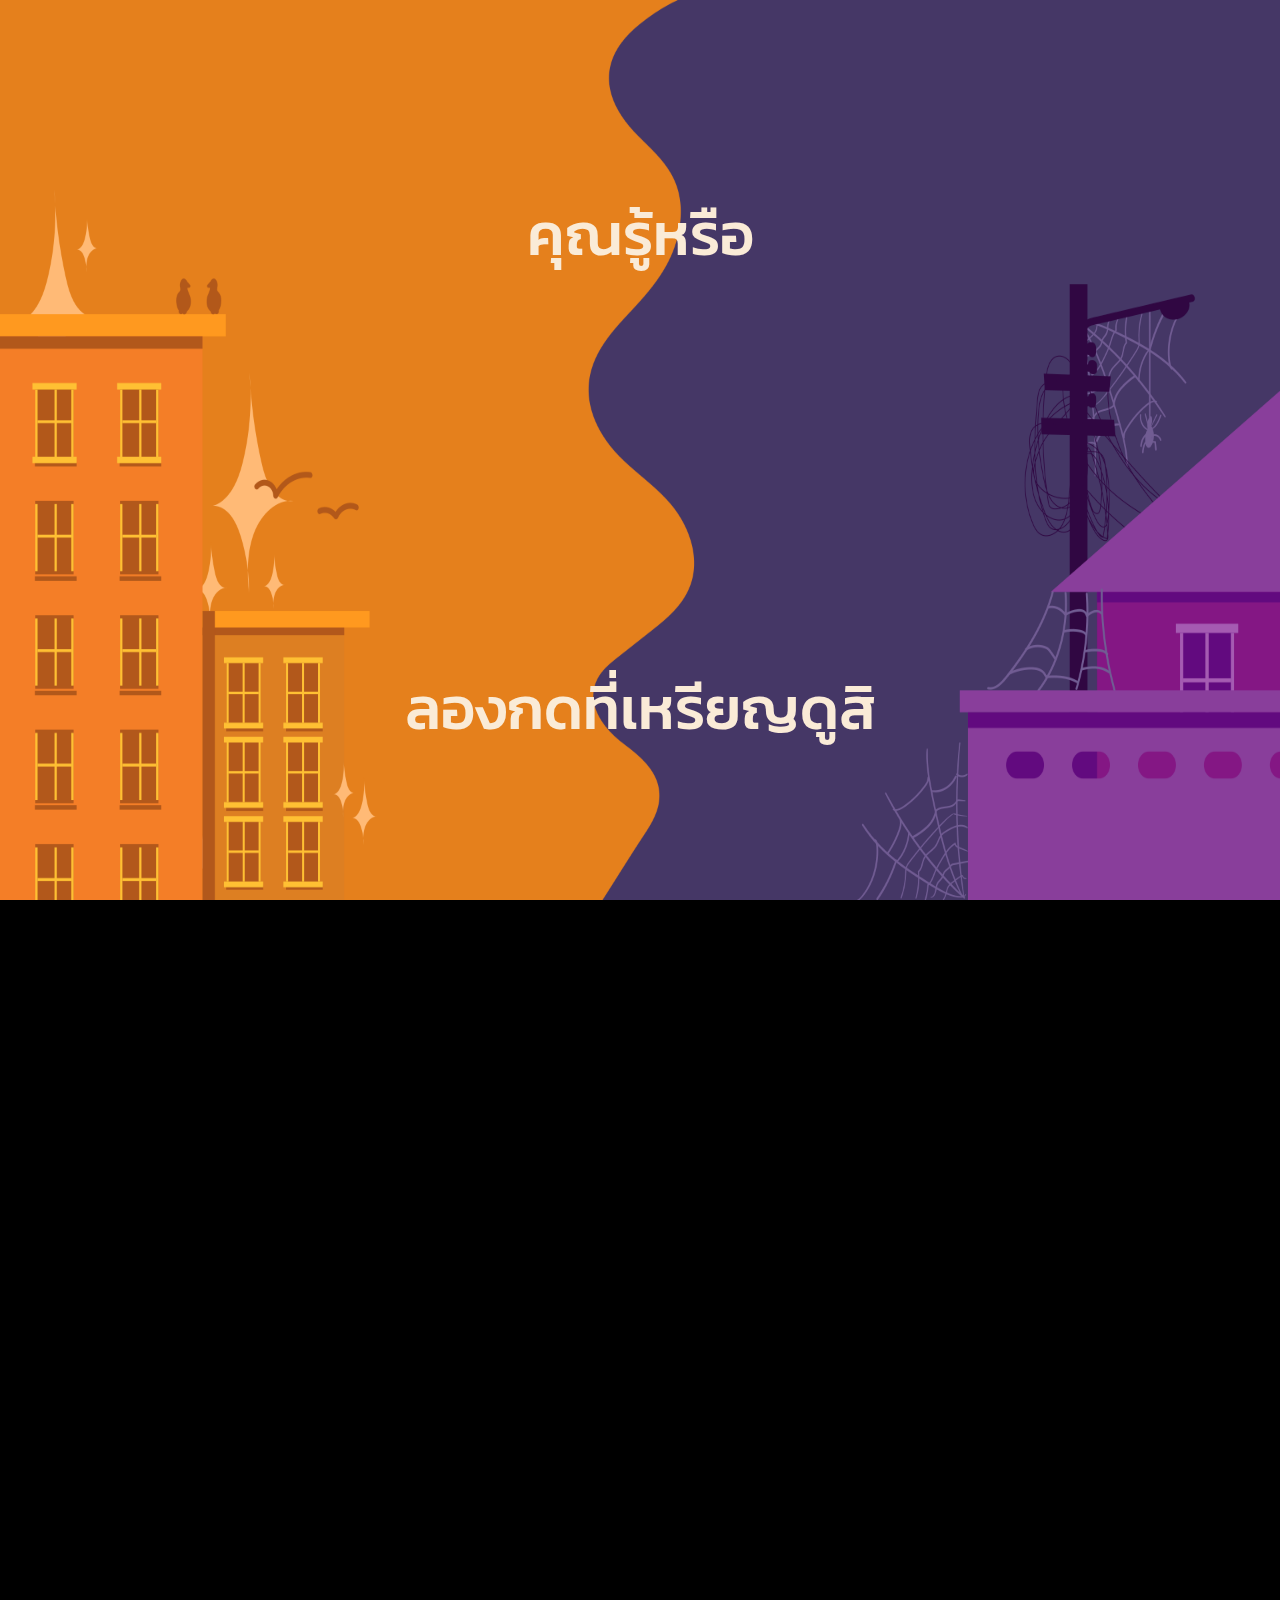
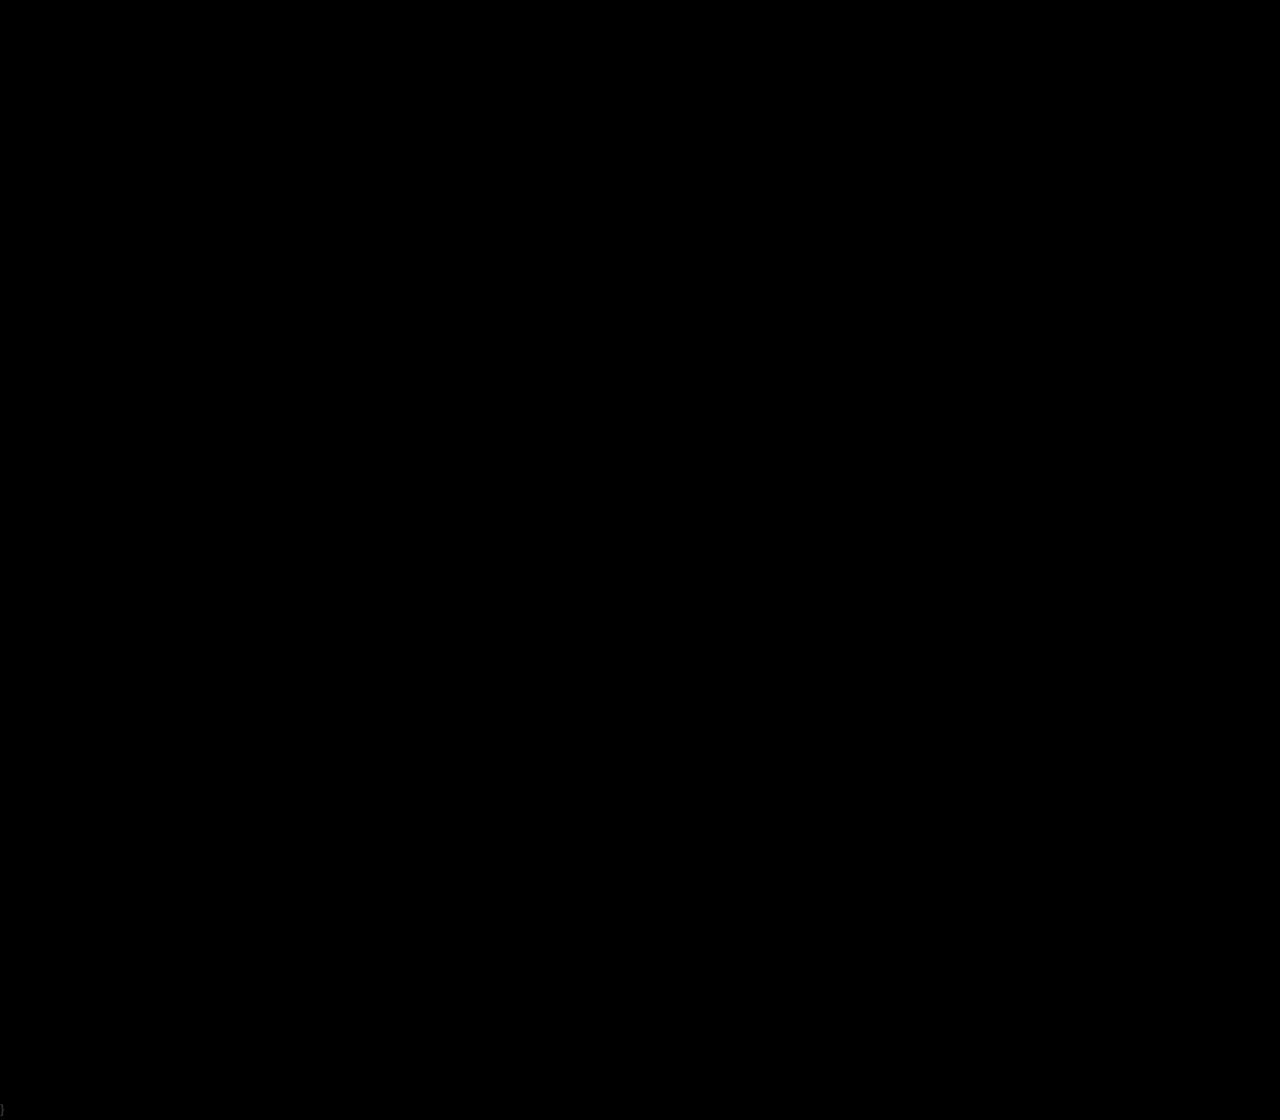
<file: index.html>
<!DOCTYPE html>
<html lang="en">

<head>
  <meta charset="UTF-8">
  <meta name="viewport" content="width=device-width, initial-scale=1.0">
  <link rel="icon" type="image/png" href="images\123.png" />
  <link href="https://fonts.googleapis.com/css2?family=Kanit:wght@700&display=swap" rel="stylesheet">
  <script src="https://cdnjs.cloudflare.com/ajax/libs/jquery/3.3.1/jquery.min.js"></script>
  <link rel="stylesheet" href="https://maxcdn.bootstrapcdn.com/bootstrap/3.3.4/css/bootstrap.min.css">
  <title>≠</title>
  <style>
    body {
      margin: 0;
      font-family: 'Kanit', sans-serif;
      margin-left: auto;
      margin-right: auto;
      overflow-y: hidden;
      overflow-x: hidden;
      background: #000;
    }

    .slide {
      margin: 0;
      background-repeat: no-repeat;
      background-position: center center;
      
      -o-background-size: 100% 100%, auto;
      -moz-background-size: 100% 100%, auto;
      -webkit-background-size: 100% 100%, auto;
      background-size: 100% 100%, auto;

      width: 100vw;
      height: 100vh;
    }

    
    .flex-direction-column{display: flex;
      flex-direction: column;}
    .wrapper {
      display: flex;
      flex-direction: row;
      width: 500vw;
    }

    .one {
      width: 100%;
    height: auto!important;

      background-image: url("Background.png");
      background-attachment: fixed;
    }

    .two {
      width: 100%;
    height: 100vh;
      background-image: url("img/W1.jpg");


    }

    .three {
      background-image: url("img/W2.jpg");
      width: 100%;
      height: 100vh;
    }

    .four {
      background-image: url("img/W3.jpg");
      max-width: 100%;
      height: 100vh;
    }

    .five {
      background-image: url("img/W4.jpg");
      max-width: 100%;
      height: 100vh;
    }


    .six{background-image: url("img/WW1.jpg");}
    .seven{background-image: url("img/WW2.jpg");}
    .eight{background-image: url("img/WW3.jpg");}
    .nine{background-image: url("img/WW4.jpg");}


    .ice1 {
      -webkit-transition: all 2s ease;
      -moz-transition: all 2s ease;
      -o-transition: all 2s ease;
      -ms-transition: all 2s ease;
      transition: all 2s ease;
    }

    .ice1-active {
      opacity: 0;
    }

    .text {
      text-align: center;
      color: antiquewhite;
      position: relative;
      margin: auto auto;
      top: 5%;
      display: block;
      font-size: 60px;
    }

    .text2{
      animation: coincoin 51s ease-in-out;

    }
    

    .custom-btn {
  width: 130px;
  height: 40px;
  color: #fff;
  border-radius: 5px;
  padding: 10px 25px;
  font-family: 'Lato', sans-serif;
  font-weight: 500;
  background: transparent;
  cursor: pointer;
  transition: all 0.3s ease;
  position: relative;
  display: inline-block;
  box-shadow:inset 2px 2px 2px 0px rgba(255,255,255,.5),
   7px 7px 20px 0px rgba(0,0,0,.1),
   4px 4px 5px 0px rgba(0,0,0,.1);
  outline: none;
}

  .btn-5 {
  width: 130px;
  height: 40px;
   line-height: 42px;
  padding: 0;
  border: none;
   }
 .btn-5:hover {
  color: #f0094a;
  background: transparent;
  box-shadow:none;
}
 .btn-5:before,
 .btn-5:after{
  content:'';
  position:absolute;
  top:0;
  right:0;
  height:2px;
  width:0;
  background: #f0094a;
  box-shadow:
   -1px -1px 5px 0px #fff,
   7px 7px 20px 0px #0003,
   4px 4px 5px 0px #0002;
  transition:400ms ease all;
}
.btn-5:after{
  right:inherit;
  top:inherit;
  left:0;
  bottom:0;
}
.btn-5:hover:before,
.btn-5:hover:after{
  width:100%;
  transition:800ms ease all;
}


#coin {
  animation: coincoin 1s ease-in-out;
  position: absolute;
  margin: 0 auto;
  width: 60vh;
  z-index: 100000;
  height: 60vh;
  cursor: pointer;
}
#coin div {
  width: 100%;
  height: 100%;
  -webkit-border-radius: 50%;
     -moz-border-radius: 50%;
          border-radius: 50%;
  -webkit-box-shadow: inset 0 0 45px rgba(255,255,255,.3), 0 12px 20px -10px rgba(0,0,0,.4);
     -moz-box-shadow: inset 0 0 45px rgba(255,255,255,.3), 0 12px 20px -10px rgba(0,0,0,.4);
          box-shadow: inset 0 0 45px rgba(255,255,255,.3), 0 12px 20px -10px rgba(0,0,0,.4);
}

.side-a {
  background-image: url("1.png");
  background-repeat: no-repeat;
      background-position: center center;
      
      -o-background-size: 200% 200%, auto;
      -moz-background-size: 500% 500%, auto;
      -webkit-background-size: 500% 500%, auto;
      background-size: 250% 135%, auto;

}
.side-b {
  background-image: url("2.png");
  background-repeat: no-repeat;
      background-position: center center;
      
      -o-background-size: 200% 200%, auto;
      -moz-background-size: 500% 500%, auto;
      -webkit-background-size: 500% 500%, auto;
      background-size: 250% 135%, auto;
}

#coin {
  transition: -webkit-transform 1s ease-in;
  -webkit-transform-style: preserve-3d;
}
#coin div {
  position: absolute;
  -webkit-backface-visibility: hidden;
}
.side-a {
  z-index: 100;
}
.side-b {
  -webkit-transform: rotateY(-180deg);

}

#coin.heads {
  -webkit-animation: flipHeads 3s ease-out forwards;
  -moz-animation: flipHeads 3s ease-out forwards;
    -o-animation: flipHeads 3s ease-out forwards;
       animation: flipHeads 3s ease-out forwards;
}
#coin.tails {
  -webkit-animation: flipTails 3s ease-out forwards;
  -moz-animation: flipTails 3s ease-out forwards;
    -o-animation: flipTails 3s ease-out forwards;
       animation: flipTails 3s ease-out forwards;
}

.star{
  position: relative;
    z-index: 10;
    margin: 0 0 12px;
    transition: all 0.7s ease-in-out;
    transform-style: preserve-3d;
}
.star.active {
    transform: rotateY(180deg);
  }
.face img, .back img{
    border-radius: 10px;
    height: 100%;
    width: 100%;
} 
.face{
    height: 100%;
    backface-visibility: hidden;
    border-radius: 6px;
    position: absolute;
    overflow: hidden;
}
.back{
    height: 100%;
    transform: rotateY(180deg);
}


.star2{
  position: relative;
    z-index: 10;
    margin: 0 0 12px;
    transition: all 0.7s ease-in-out;
    transform-style: preserve-3d;
}
.star2.active {
    transform: rotateY(180deg);
  }
.face2 img, .back2 img{
    border-radius: 10px;
    height: 100%;
    width: 100%;
} 
.face2{
    height: 100%;
    backface-visibility: hidden;
    border-radius: 6px;
    position: absolute;
    overflow: hidden;
}
.back2{
    height: 100%;
    transform: rotateY(180deg);
}



.star3{
  position: relative;
    z-index: 10;
    margin: 0 0 12px;
    transition: all 0.7s ease-in-out;
    transform-style: preserve-3d;
}
.star3.active {
    transform: rotateY(180deg);
  }
.face3 img, .back3 img{
    border-radius: 10px;
    height: 100%;
    width: 100%;
} 
.face3{
    height: 100%;
    backface-visibility: hidden;
    border-radius: 6px;
    position: absolute;
    overflow: hidden;
}
.back3{
    height: 100%;
    transform: rotateY(180deg);
}


.star4{
  position: relative;
    z-index: 10;
    margin: 0 0 12px;
    transition: all 0.7s ease-in-out;
    transform-style: preserve-3d;
}
.star4.active {
    transform: rotateY(180deg);
  }
.face4 img, .back4 img{
    border-radius: 10px;
    height: 100%;
    width: 100%;
} 
.face4{
    height: 100%;
    backface-visibility: hidden;
    border-radius: 6px;
    position: absolute;
    overflow: hidden;
}
.back4{
    height: 100%;
    transform: rotateY(180deg);
}


.star5{
  position: relative;
    z-index: 10;
    margin: 0 0 12px;
    transition: all 0.7s ease-in-out;
    transform-style: preserve-3d;
}
.star5.active {
    transform: rotateY(180deg);
  }
.face5 img, .back5 img{
    border-radius: 10px;
    height: 100%;
    width: 100%;
} 
.face5{
    height: 100%;
    backface-visibility: hidden;
    border-radius: 6px;
    position: absolute;
    overflow: hidden;
}
.back5{
    height: 100%;
    transform: rotateY(180deg);
}



.star6{
  position: relative;
    z-index: 10;
    margin: 0 0 12px;
    transition: all 0.7s ease-in-out;
    transform-style: preserve-3d;
}
.star6.active {
    transform: rotateY(180deg);
  }
.face6 img, .back6 img{
    border-radius: 10px;
    height: 100%;
    width: 100%;
} 
.face6{
    height: 100%;
    backface-visibility: hidden;
    border-radius: 6px;
    position: absolute;
    overflow: hidden;
}
.back6{
    height: 100%;
    transform: rotateY(180deg);
}


@-webkit-keyframes flipHeads {
  from { -webkit-transform: rotateY(0); -moz-transform: rotateY(0); transform: rotateY(0); }
  to { -webkit-transform: rotateY(1800deg); -moz-transform: rotateY(1800deg); transform: rotateY(1800deg); }
}
@-webkit-keyframes flipTails {
  from { -webkit-transform: rotateY(0); -moz-transform: rotateY(0); transform: rotateY(0); }
  to { -webkit-transform: rotateY(1980deg); -moz-transform: rotateY(1980deg); transform: rotateY(1980deg); }
}

@-webkit-keyframes coincoin {
  0% { opacity: 0;}
  95% { opacity: 0; }
  100% { opacity: 1; }
}
  

    @keyframes caret {
      50% {
        border-color: transparent;
      }
    }
    

    .center{
            width: 100%;
            
            display: flex;
            justify-content: center;
            align-items: center;
        }

        p{
            width: 70%;
            font-size: 3vh;
            display: block;
            text-align: center;
        }

        .char{
            font-size: 3vh;
            height: 40vh;
            animation: an 1s ease-out 1 both;
            display: inline-block;
        }

        @keyframes an{
            from{
                opacity: 0;
                transform: perspective(500px) translate3d(-35px, -40px, -150px) rotate3d(1, -1, 0, 35deg);
            }
            to{
                opacity: 1;
                transform: perspective(500px) translate3d(0, 0, 0);
            }
        }
        .cloud {
            z-index: 1;
            width: 10%;
            height: 8%;
            left:200%;
            position: absolute;
            animation: cloud 20s linear 2s infinite; 
          }
        @keyframes cloud {
            0%   {left:200%;}
            100%  {left:490%}
          }
          .cloud1 {
            z-index: 1;
            width: 10%;
            height: 8%;
            left:450%;
            position: absolute;
            animation: cloud1 20s linear 2s infinite; 
          }
        @keyframes cloud1 {
            0%   {left:490%;}
            100%  {left:200%}
          }
          .cloud2 {
            z-index: 1;
            width: 10%;
            height: 8%;
            left:250%;
            position: absolute;
            animation: cloud2 30s linear 2s infinite ; 
          }
        @keyframes cloud2 {
          0% {left:250%;}
            40% {left:490%;}
            90%  {left:200%}
            100% {left:250%}
          }

          .cloud3 {
            z-index: 1;
            width: 10%;
            height: 8%;
            left:300%;
            position: absolute;
            animation: cloud3 30s linear 2s infinite ; 
          }
        @keyframes cloud3 {
            0% {left:300%;}
            15% {left:200%;}
            75%  {left:490%}
            100% {left:300%}
          
          }

          .cloud4 {
            z-index: 1;
            width: 10%;
            height: 8%;
            left:350%;
            position: absolute;
            animation: cloud4 35s linear 3s infinite ; 
          }
        @keyframes cloud4 {
          0% {left:350%;}
            25% {left:490%;}
            75%  {left:200%}
            100% {left:350%}
          }
.sprite {
  width: 460px;
  height: 800px;
  
}

.right {
  background-image: url(img/pSR.png);
}

.left {
  background-image: url(img/pSL.png);
}

.walk-right {
  background-image: url(img/p1.png);
  -webkit-animation: walk .9s steps(4) infinite;
  -moz-animation: walk .9s steps(4) infinite;
  -ms-animation: walk .9s steps(4) infinite;
  -o-animation: walk .9s steps(4) infinite;
  animation: walk .9s steps(4) infinite;
}

.walk-left {
  background-image: url(img/pl.png);
  -webkit-animation: walk .9s steps(4) infinite;
  -moz-animation: walk .9s steps(4) infinite;
  -ms-animation: walk .9s steps(4) infinite;
  -o-animation: walk .9s steps(4) infinite;
  animation: walk .9s steps(4) infinite;
}




:root {
  --height: 100px;
  --width: 200px;
}

.wB {
  position: relative;
    z-index: 10;
  width: 150px;
  height: 5vh;
  display: flex;
  justify-content: center;
  align-items: center;
}

.button {
  border-radius:28px;
  position: absolute;
  width: 150px;
  height: 5vh;
  display: flex;
  justify-content: center;
  align-items: center;
  cursor: pointer;
  overflow: hidden;
  margin: 0 ;
  box-shadow: 0 2px 5px rgba(0, 0, 0, 0.2), 0 3px 8px rgba(0, 0, 0, 0.1);
  transition: all 0.3s cubic-bezier(0, 0.22, 0.3, 1);
}
.button:before {
  content: '';
  position: absolute;
  top: 0;
  left: 0;
  right: 0;
  bottom: 0;
  background: rgba(0, 0, 0, 0.1);
}
.button span {
  color: #fff;
  font-size: 1rem;
  z-index: 10;
  text-transform: uppercase;
  letter-spacing: 2px;
}

.button._2 {
  background: #8e44ad;
}

.button .back {
  position: absolute;
  width: 0;
  height: 0;
  filter: url(#filter);
  border-radius: 50%;
  z-index: 5;
  transition: all 2.5s cubic-bezier(0.1, 0.22, 0.3, 1);
}
.button._2 .back {
  right: -50%;
  top: -50%;
  background: #e5801c;
}

.button:hover .back {
  width: calc(2 * var(--width));
  height: calc(2 * var(--height));
}
.button._22 {
  background: #FF9933;
}

.button .back {
  position: absolute;
  width: 0;
  height: 0;
  filter: url(#filter);
  border-radius: 50%;
  z-index: 5;
  transition: all 2.5s cubic-bezier(0.1, 0.22, 0.3, 1);
}
.button._22 .back {
  right: -50%;
  top: -50%;
  background: #8e44ad;
}

.button:hover .back {
  width: calc(2 * var(--width));
  height: calc(2 * var(--height));
}
img{
  -webkit-animation: imgg 2s ease-in-out;
      -moz-animation: imgg 2s ease-in-out;
      animation: imgg 2s ;
}


@keyframes imgg {
 from{
   opacity: 0;

 }
 to{
  opacity: 1;
 }
}

@media only screen and (max-width: 750px) {
  .wrapper {
    flex-direction: column;
  }

  .button {
    margin: 0.8rem 0;
  }
}

@-webkit-keyframes walk {
  from { background-position: 0px; }
  to { background-position: -1944px; }
}
@-moz-keyframes walk {
  from { background-position: 0px; }
  to { background-position: -1944px; }
}
@-ms-keyframes walk {
  from { background-position: 0px; }
  to { background-position: -1944px; }
}
@-o-keyframes walk {
  from { background-position: 0px; }
  to { background-position: -1944px; }
}

@-keyframes walk {
  from { background-position: 0px; }
  to { background-position: -1944px; }
}
    @keyframes caret {
      50% {
        border-color: transparent;
      }
    }

.spr {
  width: 460px;
  height: 800px;
  
}

.rightr {
  background-image: url(img/RSR.png);
}

.leftr {
  background-image: url(img/RSL.png);
}

.walk-rightr {
  background-image: url(img/rr.png);
  -webkit-animation: walk .9s steps(4) infinite;
  -moz-animation: walk .9s steps(4) infinite;
  -ms-animation: walk .9s steps(4) infinite;
  -o-animation: walk .9s steps(4) infinite;
  animation: walk .9s steps(4) infinite;
}

.walk-leftr {
  background-image: url(img/l.png);
  -webkit-animation: walk .9s steps(4) infinite;
  -moz-animation: walk .9s steps(4) infinite;
  -ms-animation: walk .9s steps(4) infinite;
  -o-animation: walk .9s steps(4) infinite;
  animation: walk .9s steps(4) infinite;
}
.lr{
width: 100%;
text-align: center;
bottom: 1vh;
position: absolute;
color: rgb(255, 255, 255);
}
.LR{
  margin: 0.5%;
  width: 10%;
}
.iic{
  animation: piic 1s infinite ease-in-out alternate;

}

@keyframes piic {
  from { transform: scale(1.0);
            -webkit-transform: scale(1.0);}
  to { transform: scale(0.8);
            -webkit-transform: scale(0.8);}
}



  </style>
</head>

<body>
  
  
   <div class="site-wrapper">
  <div class="outer-wrapper">
    <div class="wrapper">
      <div class="slide one" id="one">
        

      

        <img src="BG_R.png" style="z-index: 1; width: 100%;height: 100%; position: absolute;float: right;">
        <img src="BG_L.png" style="z-index: 2; width: 100%;height: 100%; position: absolute;float: left; ">

        <div id="coin" style="z-index: 5; position: absolute; left: 0;
    right: 0; visibility: hidden; top: 10%;">
              
          <div class="side-a"></div>
          <div class="side-b"></div>
          

        </div>


        <h1 style="position: relative; top: 25%; 
          text-align: center;
      color: antiquewhite;
      margin: auto auto;
      display: block;
      font-size: 60px; z-index: 20;" class="text2" >ลองกดที่เหรียญดูสิ</h1>
        <a href="#two" class="button" style="z-index: 5;opacity: 0; position: absolute;left:47%; visibility: hidden; top: 80%;display: none;">
          <button class="custom-btn btn-5" id="abs" ><span>Read More</span></button> </a>
        <h2 class="text"></h2>

        <script type="text/javascript" src="text.js" class="text1"></script>
      </div>

      <div class="flex-direction-column" >


        <!-- หน้า2 -->
          <div class="slide two" id="two">
            
            <a href="#one" style="z-index: 5; position: relative; right: -5%; top: 10px; ">
              <div class="wB">
                <div class="button _2">
                  <span>back</span><div class="back"></div>
                </div>
              </div>
            </a> 
          <div style="left: 45%; position: relative;  top: 25%; background-color:#a484ca;
          border-radius: 30px; width: 50vw; 
           color: #FFF; z-index: 10; font-size: 2vh;">
            <p style="left: 2%; position: relative; text-align: left; top: 25%; background:none;
            width: 45vw; 
             color: #FFF; z-index: 10; font-size: 2vh;">
             <br>
             <t style="font-size: 5vh ;">เสียใจด้วยคุณได้คนจนแต่ไม่เป็นอะไร 
             หรอกนะ เพราะคนไทยส่วนใหญ่กว่า 
             90% ก็เป็นคนจนกันทั้งนั้นแหละ </t> <br>
             ประเทศไทยมีคนรวยเพียง 1%ครองความมั่งคั่ง ในประเทศสูงถึง 58.0% ตัวเลขนี้ชี้ชัดว่าทำไม 
             ประเทศไทยถึงเป็น 1 ใน 10 ประเทศ ที่มีความเหลื่อมล้ำด้านความมั่งคั่งมากที่สุดในโลก 
             <br>
             <br>
            </p>
          </div>

          <a href="#three" style="z-index: 11; position: absolute; right: -95%; top: 10px;">

            <div class="wB">
              <div class="button _2">
                <span>Continue</span><div class="back"></div>
              </div>
            </div>
            </a>

            <!-- <button onclick="myFunction()" id="cc" style="position: relative; z-index: 5;">dddddddddd</button>
            <img src="2.1.jpg" id="ice1" style="width: 100%; height: 100%;z-index: 3;">
            <img src="2.2.jpg" style="width: 100%; height: 100%; z-index: 2;"> -->
          </div>
          <!-- หน้า6คนรวย -->
          <div class="slide six" id="six">
            <img class="cloud" style="top: 106%;" src="img/cloud2.png" />
            <img class="cloud1" style="top: 108%;" src="img/cloud2.png" />
            <img class="cloud2" style="top: 102%;" src="img/cloud2.png" />
            <img class="cloud3" style="top: 110%;" src="img/cloud2.png" />
            <img class="cloud4" style="top: 115%;" src="img/cloud2.png" />

            <a href="#five" style="z-index: 5; position: relative; right: -5%;top: 10px; ">
              <div class="wB">
                <div class="button _22">
                  <span>back</span><div class="back"></div>
                </div>
              </div>
            </a>

              
              <div style="left: 40%; position: relative;  top: 25%; background-color:#CC6600;
          border-radius: 30px; width: 50vw; 
           color: #FFF; z-index: 10; font-size: 2vh;">
            <p style="left: 2%; position: relative; text-align: left; top: 25%; background:none;
            width: 45vw; 
             color: #FFF; z-index: 10; font-size: 2vh;">
             <br>
             <t style="font-size: 5vh ;">ยินดีด้วยคุณได้คนรวย 
            แต่คุณคงกดสลับมาสินะ... แต่ไม่เป็นไร</t><br>
            คนรวย ในประเทศไทยมีอยู่เพียงประมาณ 18 ล้านคน ที่มีรายได้ต่อเดือนมากกว่า 75,000 บาทต่อเดือน
            ต่อครัวเรือน และมีจำนวนมากถึง 187,000 คน ที่มีรายได้มากกว่า 275,000 บาทต่อเดือนต่อครัวเรือน
            แม้คนรวยจะเป็นชนกลุ่มน้อยในสังคม แต่พวกเขาก็มีบทบาทในการขับเคลื่อนเศรษฐกิจในฐานะนักใช้เงิน 
            ตัวยงที่ไม่ได้รับผลกระทบ ในเศรษฐกิจที่ชะลอตัวของประเทศไทยเท่าไรนัก
            <br>
            <br>
            <br>
            <br>
           </p>
           <a href="#seven" style="z-index: 16;position: relative; float: right;">
            <div class="wB">
              <div class="button _22">
                <span>Continue</span><div class="back"></div>
              </div>
            </div>
            </a>
         </div>
          

             
          

            
          </div>
      </div>


       <!-- หน้า3 -->
      <div class="flex-direction-column"> 

          <div class="slide three" id="three">
            <div class="lr">
            <img class="LR" src="img/LR.gif" /><br>
            ลองกดปุ่มนี้ที่คีย์บอร์ดดูสิ
          </div>
            <img class="cloud" style="top: 2%;" src="img/cloud1.png" />
            <img class="cloud1" style="top: 6%;" src="img/cloud1.png" />
            <img class="cloud2" style="top: 8%;" src="img/cloud1.png" />
            <img class="cloud3" style="top: 10%;" src="img/cloud1.png" />
            <img class="cloud4" style="top: 4%;" src="img/cloud1.png" />
            <div style="width: 50vh; height: 25vh;position: absolute;
            right: -205%;">
            <div class="star"  >
              <div class="face" ><img src="2.png" /></div>
              <div class="back" ><img src="1.png" /></div>
            </div>
            <p class="iic" style="top: -5vh; position: relative; margin: auto; color: #fff; font-size: 2.5vh; color:#715c93; background-color: #39004f;width: 30%;"> Click Me </p>
          </div>


            <a href="#seven" class="button" style="z-index: 1;opacity: 0; position: absolute;display: none;">
              <button class="custom-btn btn-5" id="Switch"><span>Read More</span></button> </a>



            <a href="#two" style="z-index: 5;position: relative; right: -4%; top: 10px;">
              <div class="wB">
                <div class="button _2">
                  <span>back</span><div class="back"></div>
                </div>
              </div>


              
            </a>
          <div style="left: 14%; position: relative; text-align: left; top: 5%; background-color:rgba(102, 102, 153, 0.5);
          border-radius: 30px; width: 50vw; word-wrap: break-word; 
           color: #FFF; z-index: 10;">
            <p class="lead" style="left: 2%; position: relative; text-align: left; top: -5%; background:none;
            border-radius: 30px; width: 48vw; word-wrap: break-word;
             color: #FFF; z-index: 10; font-size: 1.5vw;" >
                <br><t style="font-size: 2vw;">ด้านที่อยู่อาศัย</t><br>
                อย่างไรก็ตาม ในปัจจุบันความหมายของความยากจนยังได้รับการพิจารณา
                ครอบคลุมไปถึงมิติอื่นที่มิใช่ตัวเงินอีกด้วย กล่าวคือ การขาดแคลนที่อยู่อาศัย
                ขาดโอกาสในการเข้าถึงบริการสาธารณสุขขาดโอกาสด้านการศึกษา ไม่มีงานทำ 
                ตลอดจนการตกอยู่ในความเสี่ยงและความหวาดกลัว<br>
                      
                
              </p>
              <br>
              <a href="#four" style="position: relative; float: right;">
                <div class="wB">
                  <div class="button _2">
                    <span>Continue</span><div class="back"></div>
                  </div>
                </div>


          </div>
        
            


            </a>
            </div> <div class="DdivSprite"  style="transform:  scale(0.2);bottom: -65vh; position: absolute"> <div class="sprite right"></div> 
          </div>
          
               <!-- หน้า7 คนรวย -->
          <div class="slide seven" id="seven">
            <div class="lr" style="bottom: -100vh;">
              <img class="LR" src="img/LR.gif" /><br>
              ลองกดปุ่มนี้ที่คีย์บอร์ดดูสิ
            </div>
               
             <div  style="width: 50vh; height: 25vh; position: absolute;
             right: -205%;" >
            <div class="star2">
              <div class="face2" ><img src="1.png" /></div>
              <div class="back2" ><img src="2.png" /></div>
            </div>
            <p class="iic" style="top: -5vh; position: relative; margin: auto; color: #fff; font-size: 2.5vh; color:#ffba76 ; background-color:#9c5516;width: 30%;"> Click Me </p>
          </div>

            <a href="#three" class="button"   style="z-index: 1;opacity: 0; position: absolute; display: none;">
              <button class="custom-btn btn-5" id="Switch2"><span>Read More</span></button> </a>

            <a href="#six" style="z-index: 5;position: relative; right: -5%; top: 10px;">
                <div class="wB">
                <div class="button _22">
                  <span>back</span><div class="back"></div>
                </div>
              </div>

            </a>
            <div style="left: 20%; position: relative; text-align: left; top: 5%; background-color:rgba(204, 102, 0, 0.5);
            border-radius: 30px; width: 50vw; word-wrap: break-word; 
             color: #FFF; z-index: 10;">
              <p class="lead" style="left: 2%; position: relative; text-align: left; top: -5%; background:none;
              border-radius: 30px; width: 48vw; word-wrap: break-word;
               color: #FFF; z-index: 10; font-size: 1.5vw;" >
                  <br><t style="font-size: 2vw;">ด้านที่อยู่อาศัย</t><br>
               ย่านใจกลาง Bangkok กรุงเทพฯ ประเทศไทย 2.2 ล้านบาท กรุงเทพฯเมืองฟ้าอมร
               ไม่ใช่แค่เป็นเมืองนำเที่ยวติดอันดับโลก แต่ยังเหมาะแก่การลงทุนด้านอสังหาริมทรัพย์
               เพราะมีการเดินทางที่สะดวกสบายด้วยรถไฟฟ้าหลายสาย ความสะดวกครบครันด้วย
               ศูนย์การค้าร้านอาหาร รวมไปถึงโรงพยาบาลและสวนสาธารณะ ฯลฯ
              </p>
              <br>
            <a href="#eight" style="position: relative; float: right;">
              <div class="wB">
                <div class="button _22">
                  <span>Continue</span><div class="back"></div>
                </div>
              </div>
            </a>

            </div>
              </div> <div class="DddivSprite"  style="transform:  scale(0.2);bottom: -165vh; position: absolute"> <div class="spr rightr"></div> 
          </div>
           <div class="slide eightad" ></div>
      </div>


      <div class="flex-direction-column"> 
            <!-- หน้า4 -->
          <div class="slide four" id="four">
            <div class="lr" >
              <img class="LR" src="img/LR.gif" /><br>
              ลองกดปุ่มนี้ที่คีย์บอร์ดดูสิ
            </div>
            <div style="width: 50vh; height: 25vh; right: -5%; float: right;">
            <div class="star3" >
              <div class="face3" ><img src="2.png" /></div>
              <div class="back3" ><img src="1.png" /></div>
            </div>
            <p  class="iic" style="top: -5vh; position: relative; margin: auto; color: #fff; font-size: 2.5vh; color:#715c93; background-color: #39004f;width: 30%;"> Click Me </p>
          </div>


            <a href="#eight" class="button" style="z-index: 1;opacity: 0; position: absolute; display: none;">
              <button class="custom-btn btn-5" id="Switch3"><span>Read More</span></button> </a>


            <a href="#three" style="z-index: 5; position: relative; right: -5%;top: 10px; ">
              <div class="wB">
                <div class="button _2">
                  <span>back</span><div class="back"></div>
                </div>
              </div>
            </a>
              <div style="left: 20%; position: relative; text-align: left; top: 1%; background-color:rgba(102, 102, 153, 0.5);
              border-radius: 30px; width: 50vw;-webkit-background-size: cover; background-size: cover;
               color: #FFF; z-index: 10; "  >
            <p class="lead"  style="left: 3%; position: relative; text-align: left; top: 5%; background:none;
            border-radius: 30px; width: 48vw;
             color: #FFF; z-index: 10; font-size: 1.5vw; word-wrap: break-word;"  >

                <t style="font-size: 2vw;">ด้านการขนส่ง</t><br>
                ปัญหาการเดินทางในระบบขนส่งมวลชนสาธารณะ คนส่วนใหญ่จะใช้บริการเพื่อเดินทาง
                ไปทำงาน ไปเรียน ซึ่งทำให้เกิดการกระจุกตัวในช่วงเวลาที่จำกัดทำให้เป็นไปได้ยาก
                ที่จะสามารถบริหารจัดการปริมาณของรถขนส่งสาธารณะได้เพียงพอกับ ความต้องการ 
                ขณะที่ในหลายประเทศวางแผนให้มีการระจายช่วงเวลาพีคเพื่อรองรับการเดินทาง
                </p>
                <br>
                <a href="#five" style="position: relative; float: right;">
                  <div class="wB">
                    <div class="button _2">
                      <span>Continue</span><div class="back"></div>
                    </div>
                  </div>

              </div>
            </a>
          </div>
             <!-- หน้า8 คนรวย-->
           <div class="slide eight" id="eight">
            <div class="lr" style="bottom: -100vh;">
              <img class="LR" src="img/LR.gif" /><br>
              ลองกดปุ่มนี้ที่คีย์บอร์ดดูสิ
            </div>
            <div style="width: 50vh; height: 25vh; right: -5%; float: right;">
            <div class="star4" >
              <div class="face4" ><img src="1.png" /></div>
              <div class="back4" ><img src="2.png" /></div>
            </div>
            <p class="iic" style="top: -5vh; position: relative; margin: auto; color: #fff; font-size: 2.5vh; color:#ffba76 ; background-color: #9c5516;width: 30%;"> Click Me </p>
          </div>


            <a href="#four" class="button" style="z-index: 1;opacity: 0; position: absolute;display: none;">
              <button class="custom-btn btn-5" id="Switch4"><span>Read More</span></button> </a>


        <a href="#seven" style="z-index: 5; position: relative; right: -5%; top: 10px;">
          <div class="wB">
            <div class="button _22">
              <span>back</span><div class="back"></div>
            </div>
          </div>
        </a>
        <div style="left: 20%; position: relative; text-align: left; top: 1%; background-color:rgba(204, 102, 0, 0.5);
              border-radius: 30px; width: 50vw;-webkit-background-size: cover; background-size: cover;
               color: #FFF; z-index: 10; "  >
            <p class="lead"  style="left: 3%; position: relative; text-align: left; top: 5%; background:none;
            border-radius: 30px; width: 48vw;
             color: #FFF; z-index: 10; font-size: 1.5vw; word-wrap: break-word;"  >

                <t style="font-size: 2vw;">ด้านการขนส่งการเดินทาง</t>
        <br>การขนส่งของประขาชนที่มีรายได้ ส่วนใหญ่จะเดินทางด้วยรถยนต์ของตนเอง
        เพื่อหลีกเลี่ยงผู้คนเยอะๆและเพื่อหลีกเลี่ยงฝุ่น มลพิษทางอากาศจากรถยนต์
        อื่นๆไม่ว่าจะเป็นเวลาไหน กี่โมง ก็สามารถขับรถของตนเองเดินทางไปที่ต่างๆได้
        <br>
        <br>
        </p>
        <a href="#nine" style="z-index: 11;position: relative; float: right;">
          <div class="wB">
            <div class="button _22">
              <span>Continue</span><div class="back"></div>
            </div>
          </div>
        </a>
        </div>

      </div>

      </div>

      <div class="flex-direction-column"> 


        <!-- หน้า5 -->
        <div class="slide five" id="five">
          <div class="lr" >
            <img class="LR" src="img/LR.gif" /><br>
            ลองกดปุ่มนี้ที่คีย์บอร์ดดูสิ
          </div>
            <div style="width: 50vh; height: 25vh; float: right;">
          <div class="star5" >
            <div class="face5" ><img src="2.png" /></div>
            <div class="back5" ><img src="1.png" /></div>
          </div>
          <p  class="iic" style="top: -5vh; position: relative; margin: auto; color: #fff; font-size: 2.5vh; color:#715c93; background-color: #39004f;width: 30%;"> Click Me </p>
          </div>



          <a href="#nine" class="button" style="z-index: 1;opacity: 0; position: absolute;display: none;" >
            <button class="custom-btn btn-5" id="Switch5"><span>Read More</span></button> </a>


          <a href="#four" style="z-index: 5; position: relative; right: -5%; top: 10px; ">
             <div class="wB">
                <div class="button _2">
                  <span>back</span><div class="back"></div>
                </div>
              </div>
          </a>

          <div style="left: 15%; position: relative; text-align: left; top: 1%; background-color:rgba(102, 102, 153, 0.5);
          border-radius: 30px; width: 50vw;-webkit-background-size: cover; background-size: cover;
           color: #FFF; z-index: 10; "  >
        <p class="lead"  style="left: 3%; position: relative; text-align: left; top: 5%; background:none;
        border-radius: 30px; width: 48vw;
         color: #FFF; z-index: 10; font-size: 1.5vw; word-wrap: break-word;"  >

             <t style="font-size: 2vw;">ด้านสาธารณสุข</t><br>
              บุคลากรโรงพยาบาลรัฐแบกภาระหนักมาก คุณภาพบริการมีความเหลื่อมล้ำ
              นับตั้งแต่มีระบบหลักประกันสุขภาพถ้วนหน้ามาในปี 2560 ทำให้มีคนไข้นอกเพิ่ม
              โรงพยาบาลของกระทรวงสรารณสุขมากถึง 896 แห่ง จึงเป็นส่วนที่รับภาระหนักที่สุด
              สภาพคนไข้ที่ลั้นโรงพยาบาลรัฐ ทำให้บุคลากรไม่สามารถดูแลคุณภาพบริการได้เท่าที่ควร
            </p>
            <br>
            <a href="#six" style="position: relative; float: right; top: -5vh;">
              <div class="wB">
                <div class="button _2">
                  <span>Continue</span><div class="back"></div>
                </div>
              </div>

          </div>
        </a>
      </div>

        
          
        <!-- หน้า 9 คนรวย-->
        <div class="slide nine" id="nine">
          <div class="lr" style="bottom: -100vh;">
            <img class="LR" src="img/LR.gif" /><br>
            ลองกดปุ่มนี้ที่คีย์บอร์ดดูสิ
          </div>
 
            <div style="width: 50vh; height: 25vh; right: -5%; float: right;">
          <div class="star6" >
            <div class="face6" ><img src="1.png" /></div>
            <div class="back6" ><img src="2.png" /></div>
          </div>
          <p  style="top: -5vh; position: relative; margin: auto; color: #fff; font-size: 2.5vh; color:#ffba76 ; background-color:#9c5516;width: 30%;" class="iic"> Click Me </p>
          </div>
           
          <a href="#eight" style="z-index: 5; position: relative; right: -5%; top: 10px;">
            <div class="wB">
              <div class="button _22">
                <span>back</span><div class="back"></div>
              </div>
            </div>
      </a>
          <div style="left: 20%; position: relative; text-align: left; top: 2%; background-color:rgba(204, 102, 0, 0.5);
          border-radius: 30px; width: 50vw;-webkit-background-size: cover; background-size: cover;
           color: #FFF; z-index: 10; "  >
        <p class="lead"  style="left: 3%; position: relative; text-align: left; top: 5%; background:none;
        border-radius: 30px; width: 48vw;
         color: #FFF; z-index: 10; font-size: 1.5vw; word-wrap: break-word;"  >

             <t style="font-size: 2vw;">ด้านสาธารณสุข</t>
            <br>สำหรับการใช้บริการสุขภาพในสถานพยาบาลภาคเอกชน ได้แก่ คลินิก
            และโรงพยาบาลเอกชน ให้บริการที่สะดวก รวดเร็ว และมีอุปกรณ์ที่พร้อม
            มากกว่าสถานพยาบาลของรัฐ อีกทั้งยังพบว่า ประชากรกลุ่มรายได้น้อย
            มีสัดส่วนของการใช้บริการในภาคเอกชนต่ำกว่าประชากรกลุ่มรายได้สูง
            อย่างชัดเจน 
          </p>
          <br>
            
      </div>


          <a href="#five" class="button" style="z-index: 1;opacity: 0; position: absolute; display: none;">
            <button class="custom-btn btn-5" id="Switch6"><span>Read More</span></button> </a>

        


      </div>

      </div>
      
    </div><!-- wrapper -->
  </div>
      

       


      




      

       

  </div>


  <script>
              
    $(".star").click(function(){
      $(".star").toggleClass("active");
      setTimeout(function() {
    document.getElementById('Switch').click();
    
    }, 500);


    setTimeout(function() {
      $(".star").toggleClass("active");
    
    }, 2000);
       
    });


    $(".star2").click(function(){
      $(".star2").toggleClass("active");
      setTimeout(function() {
    document.getElementById('Switch2').click();
    }, 500);
    setTimeout(function() {
      $(".star2").toggleClass("active");
    
    }, 2000);
       
    });


    $(".star3").click(function(){
      $(".star3").toggleClass("active");
      setTimeout(function() {
    document.getElementById('Switch3').click();
    }, 500);
    setTimeout(function() {
      $(".star3").toggleClass("active");
    
    }, 2000);
       
    });


    $(".star4").click(function(){
      $(".star4").toggleClass("active");
      setTimeout(function() {
    document.getElementById('Switch4').click();
    }, 500);
    setTimeout(function() {
      $(".star4").toggleClass("active");
    
    }, 2000);
       
    });


    $(".star5").click(function(){
      $(".star5").toggleClass("active");
      setTimeout(function() {
    document.getElementById('Switch5').click();
    }, 500);
    setTimeout(function() {
      $(".star5").toggleClass("active");
    
    }, 2000);
       
    });


    $(".star6").click(function(){
      $(".star6").toggleClass("active");
      setTimeout(function() {
    document.getElementById('Switch6').click();
    }, 500);
    setTimeout(function() {
      $(".star6").toggleClass("active");
    
    }, 2000);
       
    });





          jQuery(document).ready(function($){

$('#coin').on('click', function(){
  var flipResult = 1;
  $('#coin').removeClass();
  setTimeout(function(){
    if(flipResult <= 0.5){
      $('#coin').addClass('heads');
      console.log('it is head');
    }
    else{
      $('#coin').addClass('tails');
      console.log('it is tails');
    }
  }, 100);
  setTimeout(function() {
    document.getElementById('abs').click();
    }, 3500); 
});
});


    $('a[href^="#"]').on('click', function (event) {
      var target = $(this.getAttribute('href'));

      if (target.length) {
        event.preventDefault();
        $('html, body').stop().animate({
                  scrollLeft: target.offset().left
                }, 1000).animate({
                  scrollTop: target.offset().top
                }, 250).animate({
                  scrollTop: target.offset().right
                }, 250);
      }
    });


    $( "#Switch" ).on('click', function (event) {
      var target = $(this.getAttribute('href'));

      if (target.length) {
        event.preventDefault();
        $('html, body').stop().animate({
                  scrollTop: target.offset().top
                }, 250);
              }
    });


    $( "#Switch2" ).on('click', function (event) {
      var target = $(this.getAttribute('href'));

      if (target.length) {
        event.preventDefault();
        $('html, body').stop().animate({
                  scrollTop: target.offset().top
                }, 250);
              }
    });

    $( "#Switch3" ).on('click', function (event) {
      var target = $(this.getAttribute('href'));

      if (target.length) {
        event.preventDefault();
        $('html, body').stop().animate({
                  scrollTop: target.offset().top
                }, 250);
              }
    });


    $( "#Switch4" ).on('click', function (event) {
      var target = $(this.getAttribute('href'));

      if (target.length) {
        event.preventDefault();
        $('html, body').stop().animate({
                  scrollTop: target.offset().top
                }, 250);
              }
    });

    $( "#Switch5" ).on('click', function (event) {
      var target = $(this.getAttribute('href'));

      if (target.length) {
        event.preventDefault();
        $('html, body').stop().animate({
                  scrollTop: target.offset().top
                }, 250);
              }
    });

    $( "#Switch6" ).on('click', function (event) {
      var target = $(this.getAttribute('href'));

      if (target.length) {
        event.preventDefault();
        $('html, body').stop().animate({
                  scrollTop: target.offset().top
                }, 250);
              }
    });



/**/
    // $(window).on('scroll', function () {
    //   $('.slide').each(function () {
    //     if ($(window).scrollLeft() >= $(this).offset().left) {
    //       var id = $(this).attr('id');
    //       $('header ul li a').removeClass('active');
    //       $('header ul li a[href="#' + id + '"]').addClass('active');
    //     }
    //   });
    // });

    function myFunction() {
      document.getElementById("ice1").style.opacity = 0;
    }
(function() {
  var AtSprite = 3;
  var AtSpr = 7;
  var transy = 0;
  var sprite = document.querySelector('.sprite'),
    key = {left: false, right: false},
    trans = 0,
    property = getTransformProperty(sprite);
  var spr = document.querySelector('.spr'),
    keyr = {left: false, right: false},
    transr = 0,
    propertyr = getTransformProperty(spr);

  function getTransformProperty(element) {
      var properties = [
          'transform',
          'WebkitTransform',
          'msTransform',
          'MozTransform',
          'OTransform'
      ];
      var p;
      while (p = properties.shift()) {
          if (typeof element.style[p] != 'undefined') {
              return p;
          }
      }
      return false;
  }

  function translate() {
    sprite.style[property] = 'translateX(' + trans + 'px)';
  }

  function translater() {
    spr.style[propertyr] = 'translateX(' + transr + 'px)';
  }


  function walk(e) {
    
    var keyCode = e.keyCode;
    if (keyCode === 39) {
      key.right = true;
    } else if (keyCode === 37) {
      key.left = true;
    }
    if (key.right === true) {
      trans += 10;
      translate();
      sprite.classList.remove('left');
      sprite.classList.add('right');
      sprite.classList.add('walk-right');
    } else if (key.left === true) {
      trans -= 10;
      translate();
      sprite.classList.remove('right');
      sprite.classList.add('left');
      sprite.classList.add('walk-left');
    }
    if ((keyCode=== 39 || keyCode=== 37 )&& (isInViewport("slide three")|| isInViewport("slide four")  ||isInViewport("slide five")) ) {
      if (isCollide(document.getElementsByClassName("slide three")[0],document.getElementsByClassName("sprite")[0])) 
        {if (AtSprite != 3) { AtSprite =3;document.getElementsByClassName("button _2")[4].click(); if (key.right === true) {trans += 150;} else {trans -= 150;}} ;translate();}
      if (isCollide(document.getElementsByClassName("slide four")[0],document.getElementsByClassName("sprite")[0])) 
        {if (AtSprite != 4) { AtSprite =4;document.getElementsByClassName("button _2")[3].click(); if (key.right === true) {trans += 150;} else {trans -= 150;}} ;translate(); }
      if (isCollide(document.getElementsByClassName("slide five")[0],document.getElementsByClassName("sprite")[0])) 
        {if (AtSprite != 5) { AtSprite =5;document.getElementsByClassName(" button _2")[5].click(); if (key.right === true) {trans += 150;} else {trans -= 150;}} ;translate(); }

    }
  }
  function walkr(e) {
   
    var keyCode = e.keyCode;
    if (keyCode === 39) {
      keyr.right = true;
    } else if (keyCode === 37) {
      keyr.left = true;
    }
    if (keyr.right === true) {
      transr += 10;
      translater();
      spr.classList.remove('leftr');
      spr.classList.add('rightr');
      spr.classList.add('walk-rightr');
    } else if (keyr.left === true) {
      transr -= 10;
      translater();
      spr.classList.remove('rightr');
      spr.classList.add('leftr');
      spr.classList.add('walk-leftr');
    }
    if ((keyCode=== 39 || keyCode=== 37 )&& (isInViewport("slide seven")|| isInViewport("slide eight")  ||isInViewport("slide nine")) ) {
      if (isCollide(document.getElementsByClassName("slide seven")[0],document.getElementsByClassName("spr")[0])) 
        {if (AtSpr != 7) { AtSpr =7;document.getElementsByClassName("button _22")[4].click(); if (keyr.right === true) {transr += 150;} else {transr -= 150;}} ;translater();}
      if (isCollide(document.getElementsByClassName("slide eight")[0],document.getElementsByClassName("spr")[0])) 
        {if (AtSpr != 8) { AtSpr =8;document.getElementsByClassName("button _22")[3].click(); if (keyr.right === true) {transr += 150;} else {transr -= 150;}} ;translater(); }
      if (isCollide(document.getElementsByClassName("slide nine")[0],document.getElementsByClassName("spr")[0])) 
        {if (AtSpr != 9) { AtSpr =9;document.getElementsByClassName(" button _22")[5].click(); if (keyr.right === true) {transr += 150;} else {transr -= 150;}} ;translater(); }

    }
  }

  function stop(e) {
    var keyCode = e.keyCode;
    if (keyCode === 39) {
      key.right = false;
    } else if (keyCode === 37) {
      key.left = false;
    }
    if (key.right === false) {
      sprite.classList.remove('walk-right');
    } if (key.left === false) {
      sprite.classList.remove('walk-left');
    }
  }

  function stopr(e) {
    var keyCode = e.keyCode;
    if (keyCode === 39) {
      keyr.right = false;
    } else if (keyCode === 37) {
      keyr.left = false;
    }
    if (keyr.right === false) {
      spr.classList.remove('walk-rightr');
    } if (keyr.left === false) {
      spr.classList.remove('walk-leftr');
    }
  }

  document.addEventListener('keydown', walk, false);
  document.addEventListener('keyup', stop, false);
  document.addEventListener('keydown', walkr, false);
  document.addEventListener('keyup', stopr, false);

})();
function isCollide(a, b) {
    var aRect = a.getBoundingClientRect();
    var bRect = b.getBoundingClientRect();

    return !(
        ((aRect.top + aRect.height) < (bRect.top)) ||
        (aRect.top > (bRect.top + bRect.height)) ||
        ((aRect.left + aRect.width) < bRect.left) ||
        (aRect.left > (bRect.left + bRect.width))
    );
}
function isInViewport(element) {
  var a = document.getElementsByClassName(element)[0];
    const rect = a.getBoundingClientRect();
    return (
        rect.top >= 0 &&
        rect.left >= 0 &&
        rect.bottom <= (window.innerHeight || document.documentElement.clientHeight) &&
        rect.right <= (window.innerWidth || document.documentElement.clientWidth)
    );
}

function f1() {
      for(let i = 0; i < text.innerText.length; i++)
        {
            newDom += '<span class="char">' + (text.innerText[i] == ' ' ? '&nbsp;' : text.innerText[i])+ '</span>';
        }

        text.innerHTML = newDom;
        var length = text.children.length;

        for(let i = 0; i < length; i++)
        {
            text.children[i].style['animation-delay'] = animationDelay * i + 'ms';
        }
}
var text = document.getElementById('trect');
        var newDom = '';
        var animationDelay = 6;

       
        window.onload = function() {
            document.getElementById("abs").onclick = function fun() {
              f1();
             
        //validation code to see State field is mandatory.  
    }
}
var transy = -65;
while (isCollide(document.getElementsByClassName("slide seven")[0],document.getElementsByClassName("DdivSprite")[0])) 
    {transy += 2;
    document.getElementsByClassName("DdivSprite")[0].style.bottom = transy+"vh";
    console.log("1")
    }
    transy += 2;
    document.getElementsByClassName("DdivSprite")[0].style.bottom = transy+"vh";
var transy = -165;
while (isCollide(document.getElementsByClassName("slide eightad")[0],document.getElementsByClassName("DddivSprite")[0])) 
    {transy += 2;
    document.getElementsByClassName("DddivSprite")[0].style.bottom = transy+"vh";
    console.log("2")
    }
    transy += 2;
    document.getElementsByClassName("DddivSprite")[0].style.bottom = transy+"vh";

  </script>
}
</body>

</html>
</file>
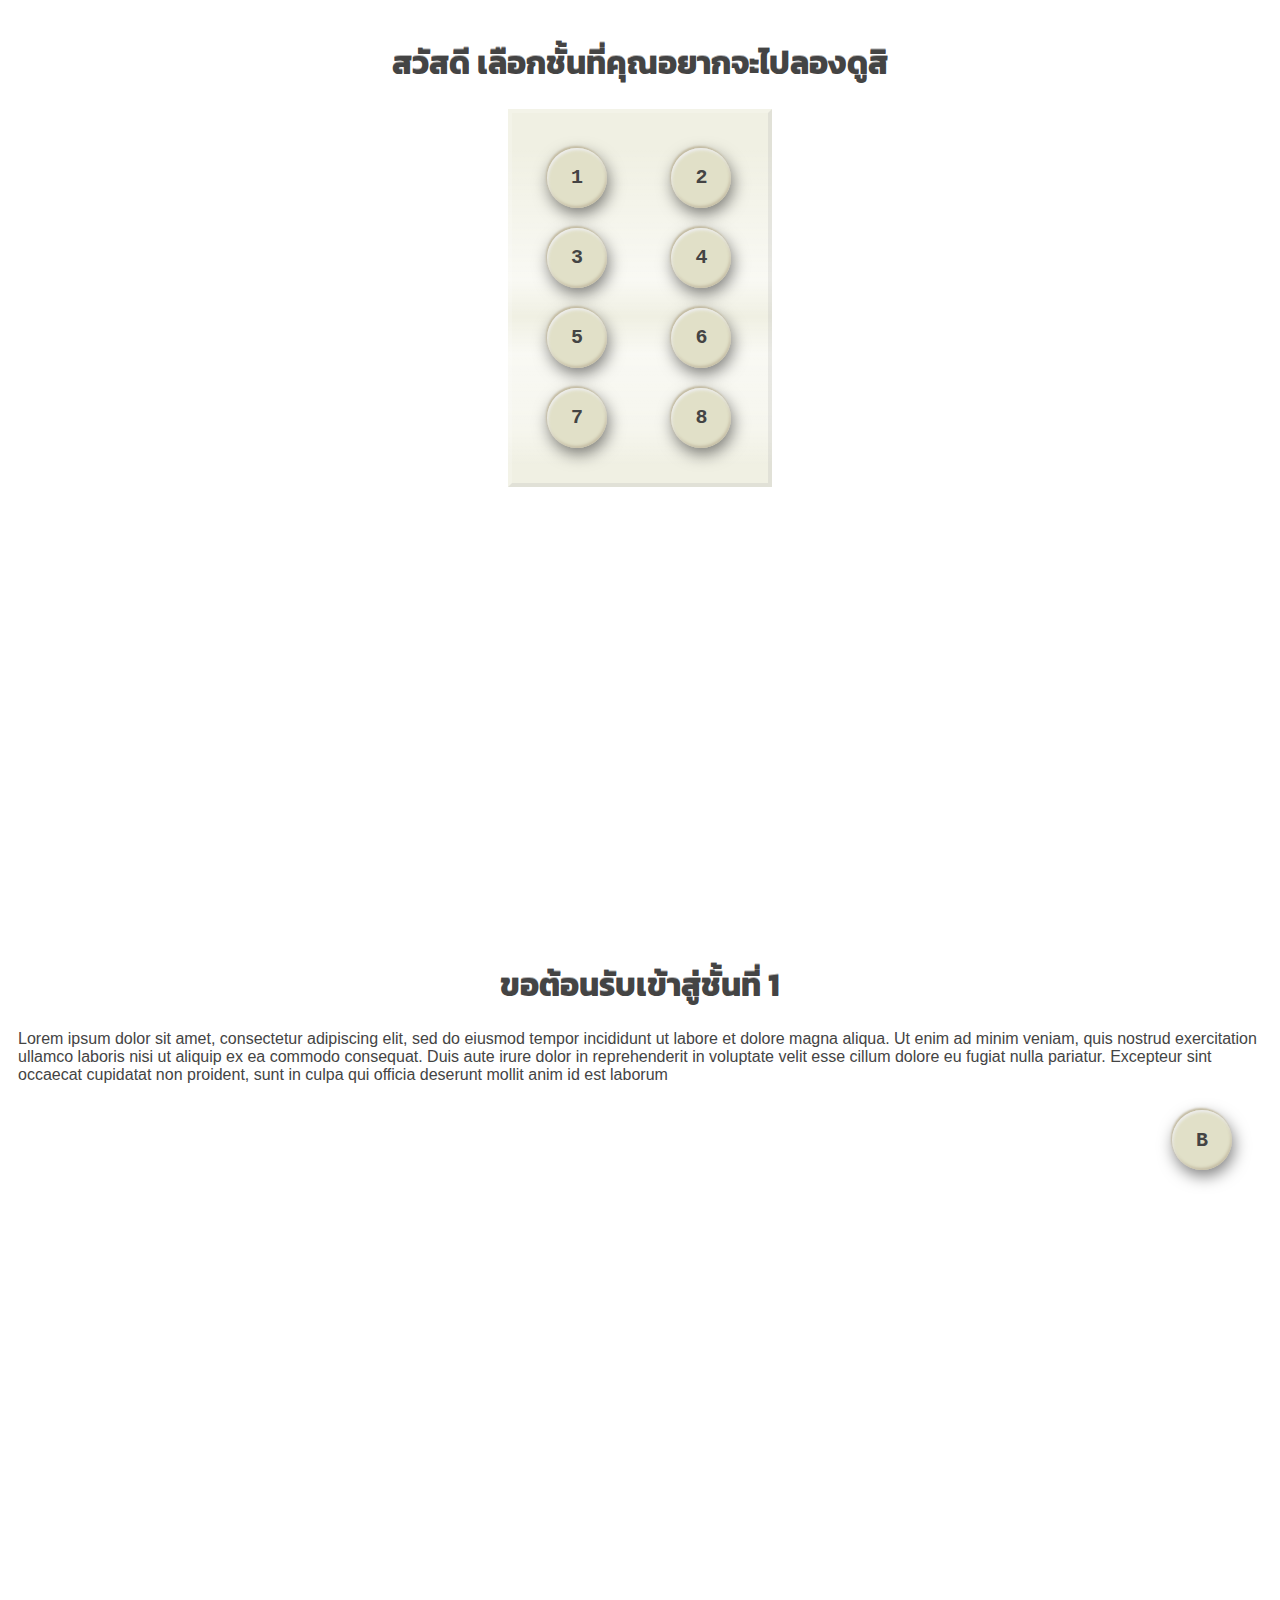
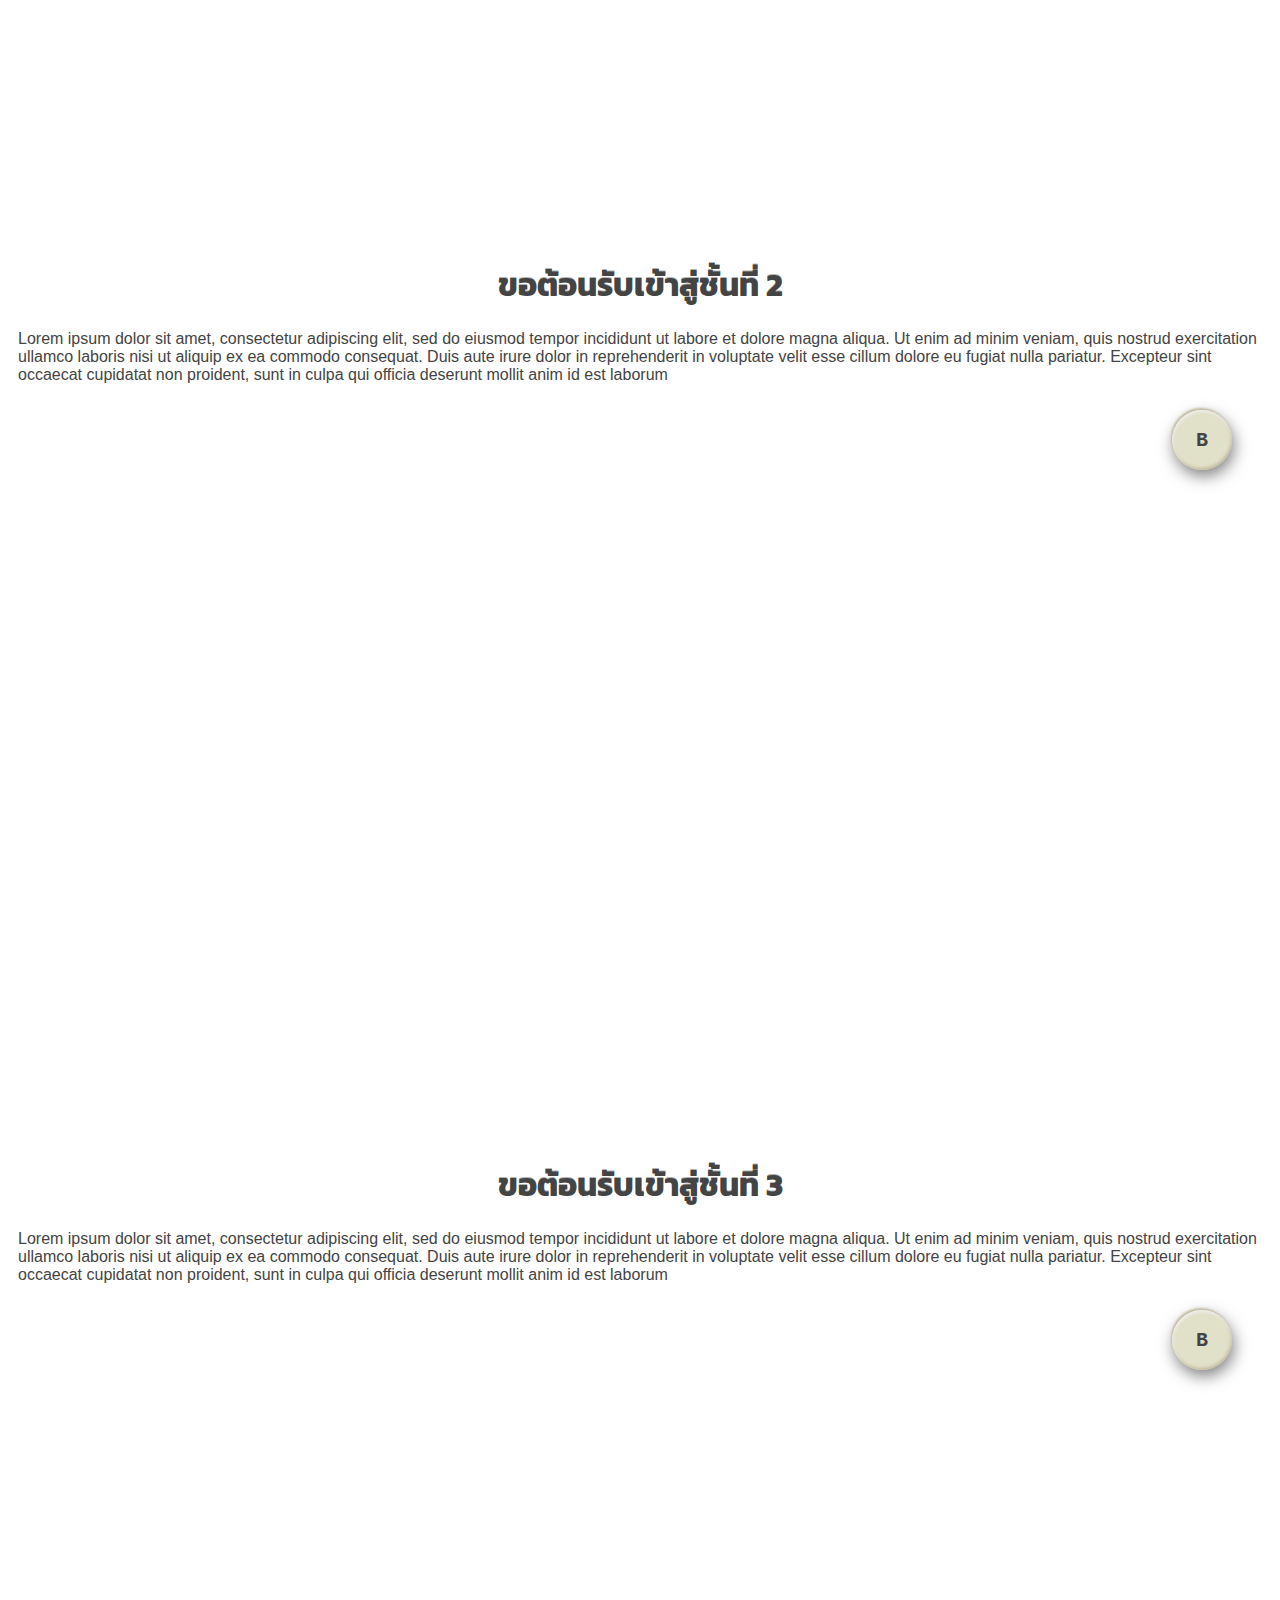
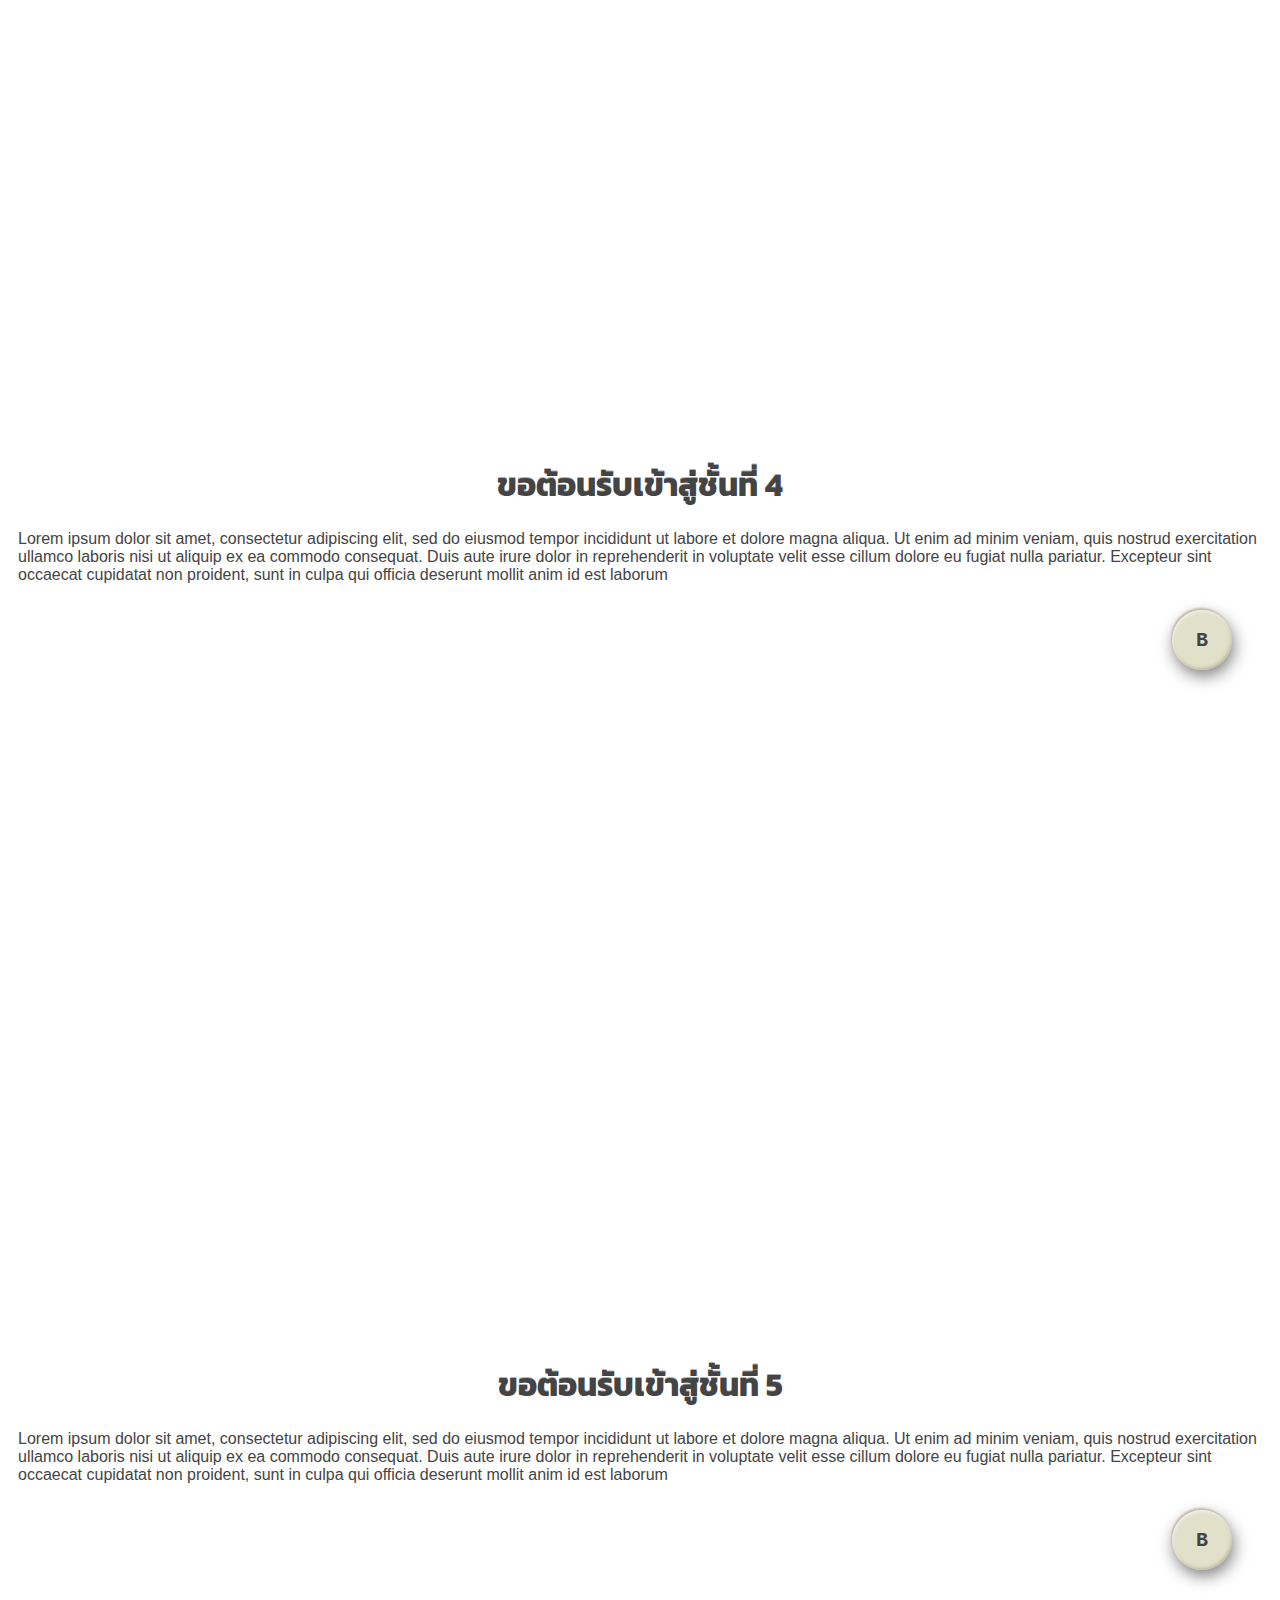
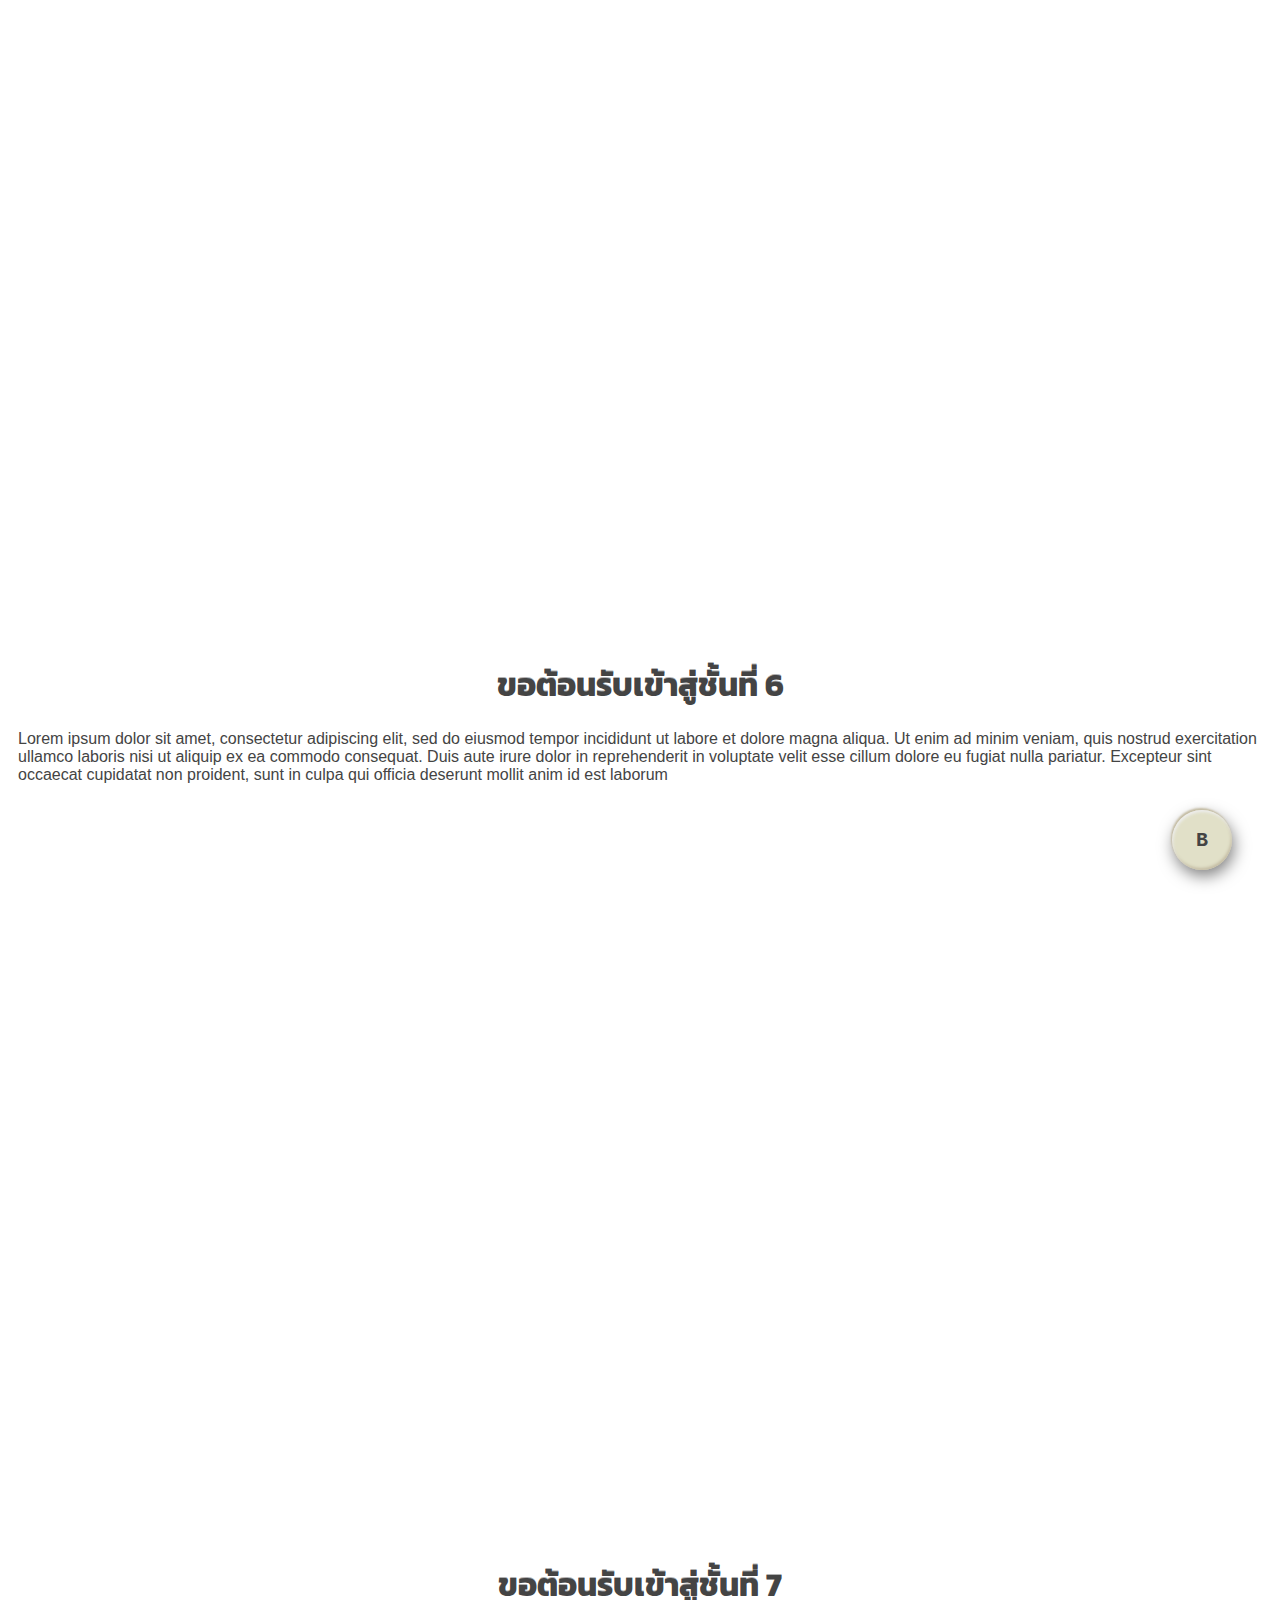
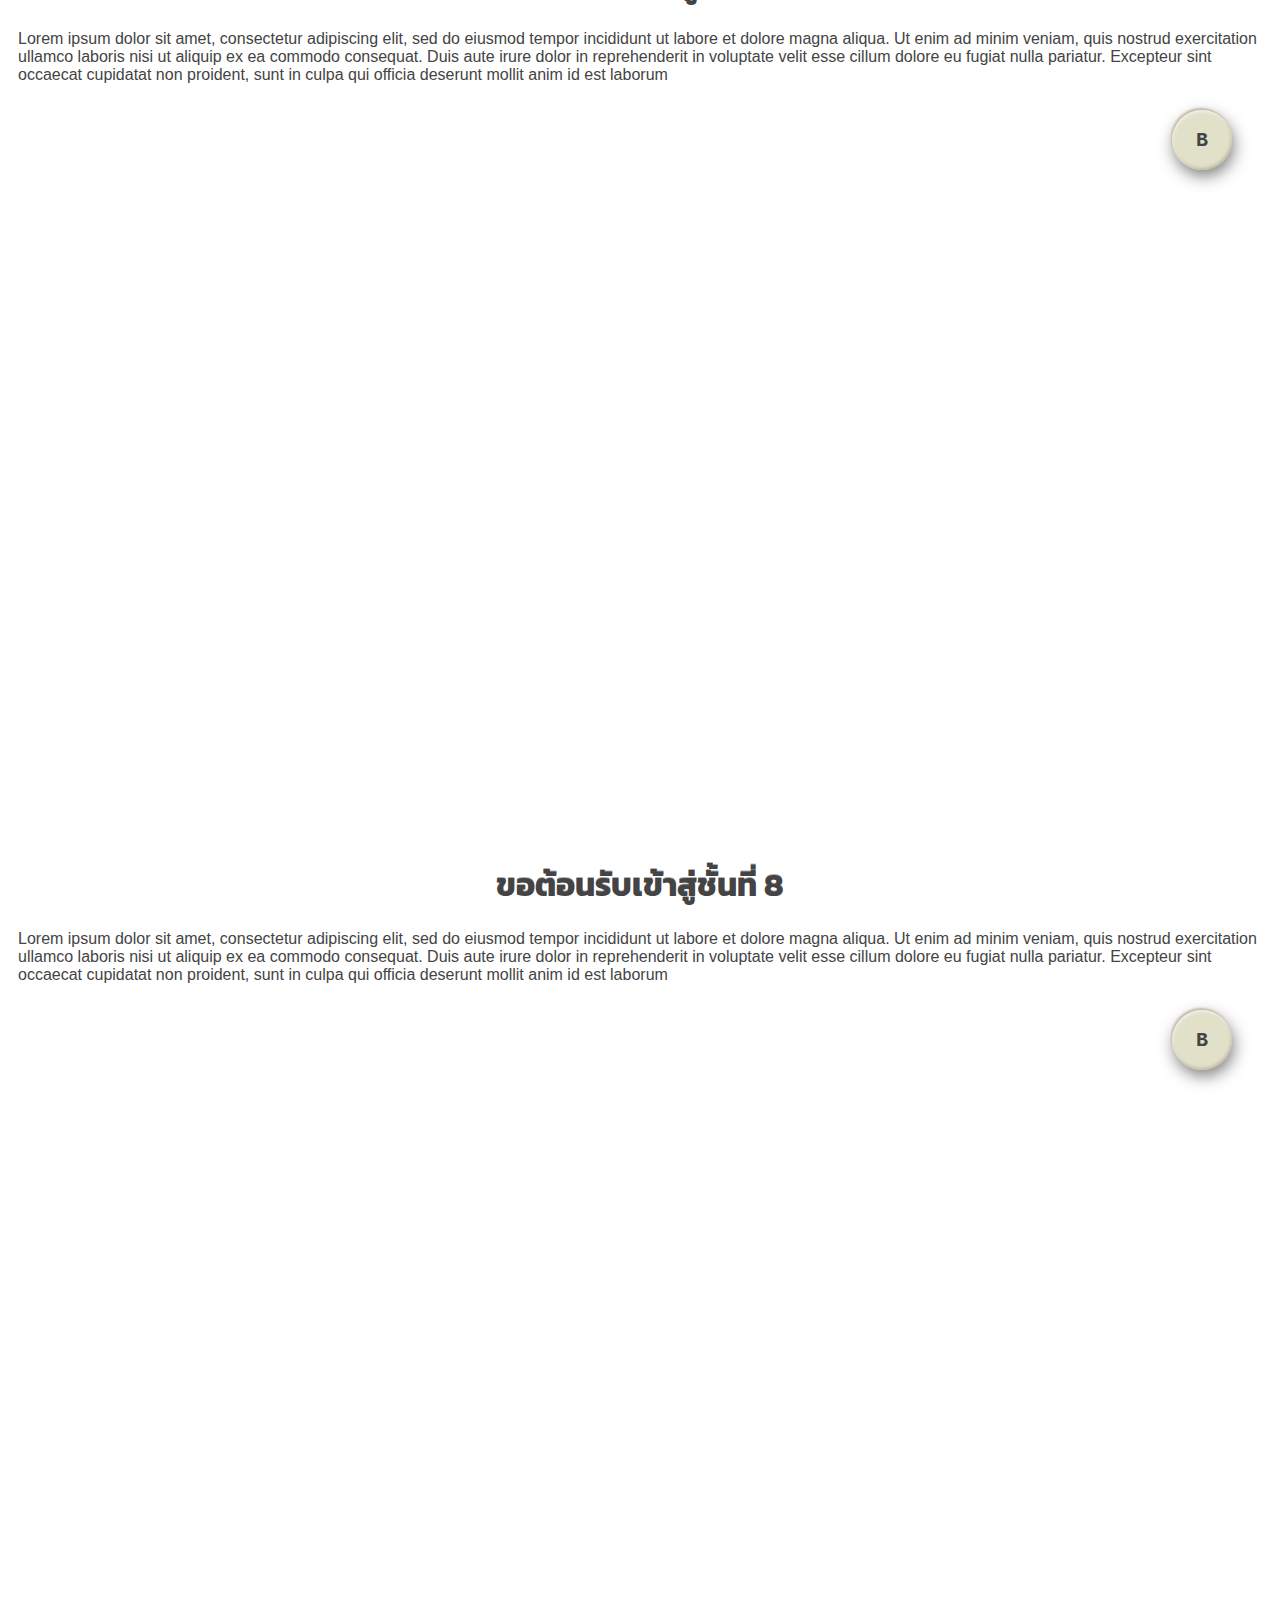
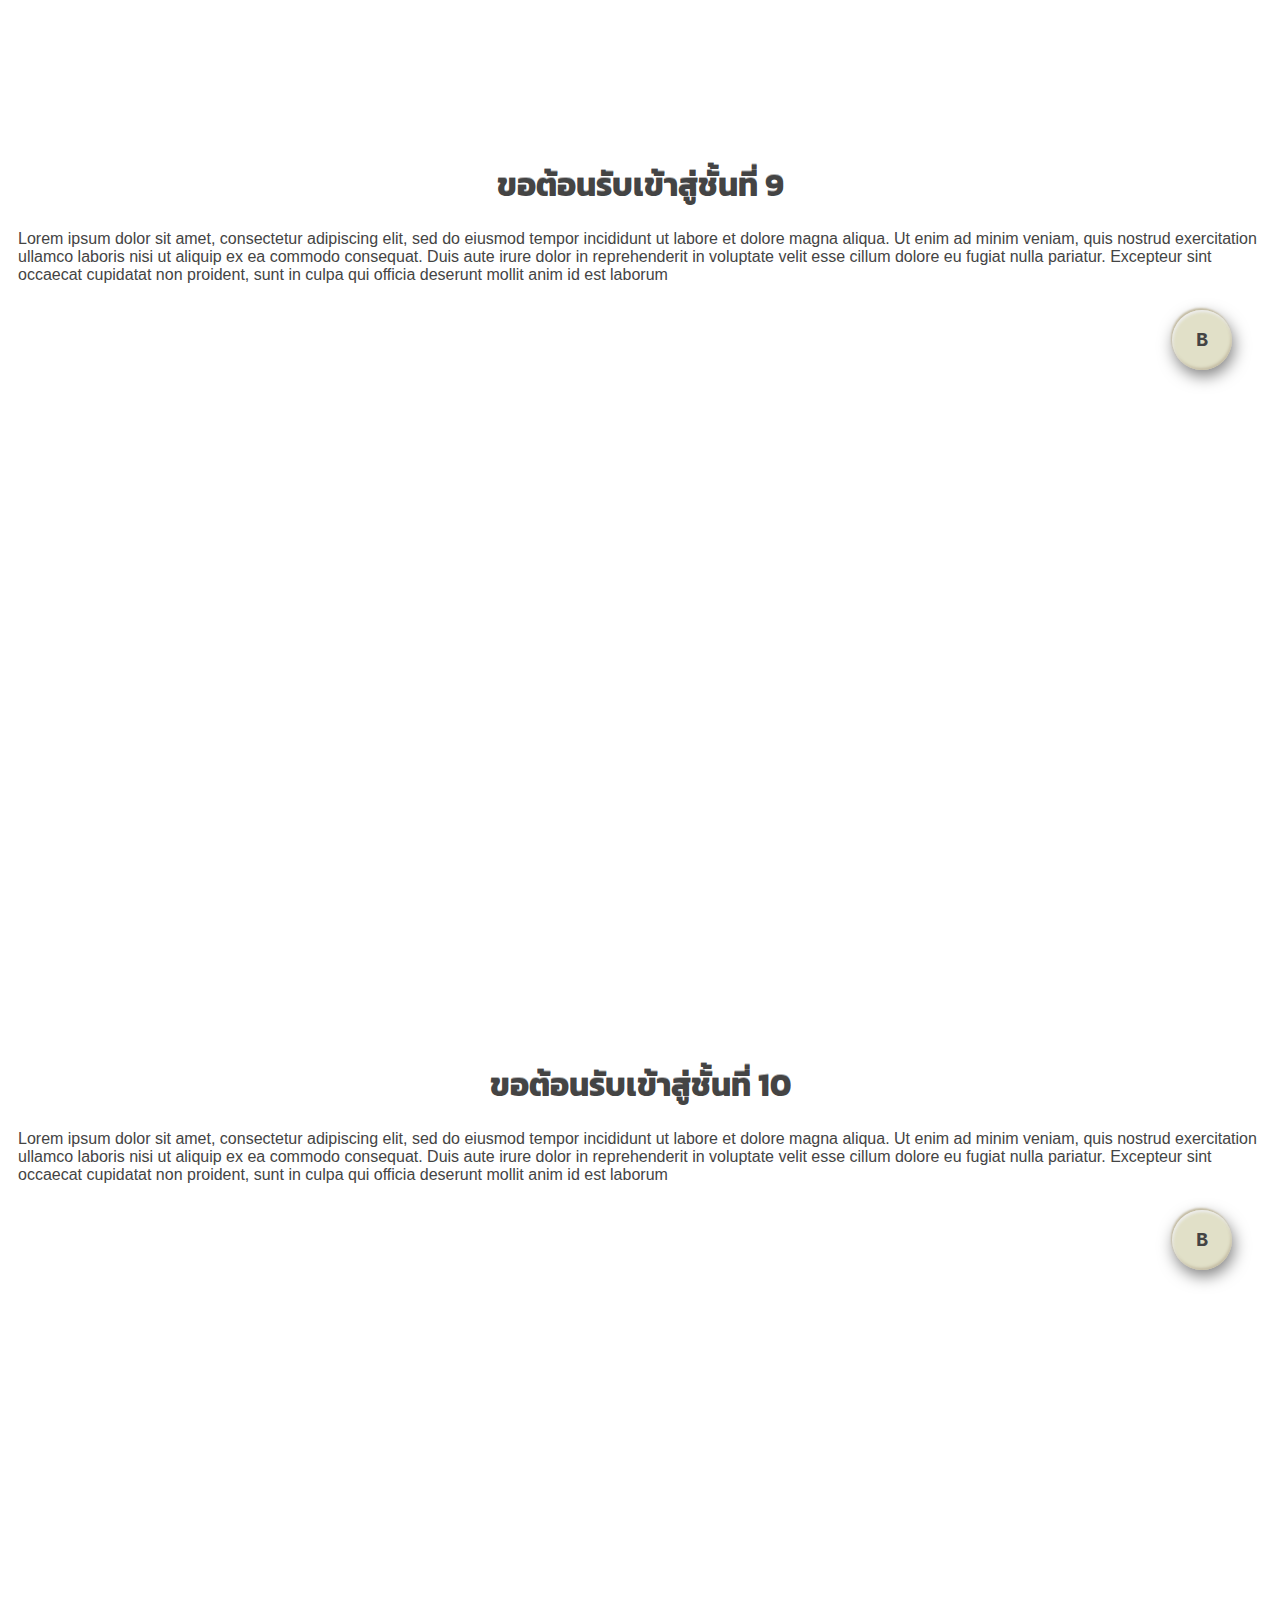
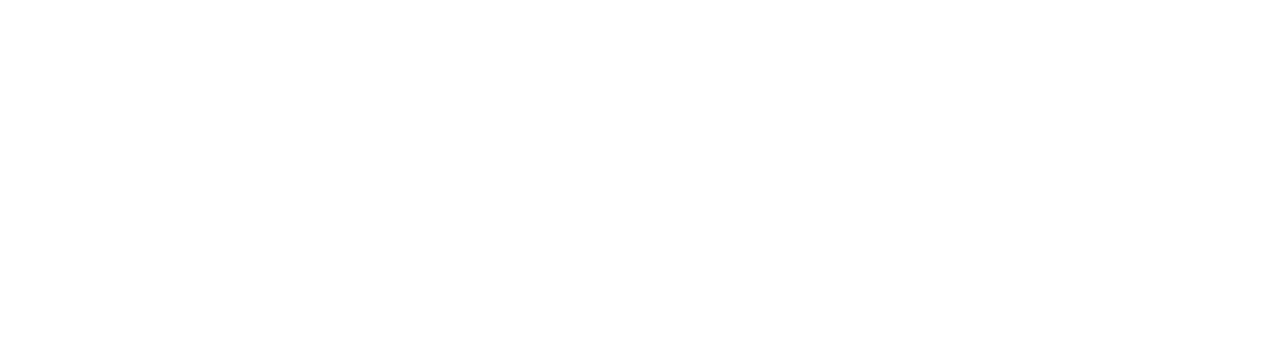
<file: ple/index.html>
<!DOCTYPE html>
<html>
<head>
  <link href="https://fonts.googleapis.com/css2?family=Kanit:wght@700&display=swap" rel="stylesheet">
  <script src="jv.js"></script>
	<title></title>
</head>
<link rel="stylesheet" href="style.css">

<body>
<div class="grid left"></div><div class="grid right"></div>

<div id="elevator">
  <section id="p">
    <h1>สวัสดี เลือกชั้นที่คุณอยากจะไปลองดูสิ</h1>

      <div class="pannel">
        <div>
          <button title="First">1</button>
          <button title="Second">2</button>
        </div>
        <div>
          <button title="Third">3</button>
          <button title="Fourth">4</button>
        </div>
        <div>
          <button title="Fifth">5</button>
          <button title="Sixth">6</button>
        </div>
        <div>
          <button title="Seventh">7</button>
          <button title="Top">8</button>
        </div>
      </div>
    </ul>
  </section>

  <section class="floor">
    <h1>ขอต้อนรับเข้าสู่ชั้นที่ 1</h1>
    <p>Lorem ipsum dolor sit amet, consectetur adipiscing elit, sed do eiusmod tempor incididunt ut labore et dolore magna aliqua. Ut enim ad minim veniam, quis nostrud exercitation ullamco laboris nisi ut aliquip ex ea commodo consequat. Duis aute irure dolor in reprehenderit in voluptate velit esse cillum dolore eu fugiat nulla pariatur. Excepteur sint occaecat cupidatat non proident, sunt in culpa qui officia deserunt mollit anim id est laborum</p>
    <button title="Back">B</button>
  </section>   

  <section class="floor">
    <h1>ขอต้อนรับเข้าสู่ชั้นที่ 2</h1>
    <p>Lorem ipsum dolor sit amet, consectetur adipiscing elit, sed do eiusmod tempor incididunt ut labore et dolore magna aliqua. Ut enim ad minim veniam, quis nostrud exercitation ullamco laboris nisi ut aliquip ex ea commodo consequat. Duis aute irure dolor in reprehenderit in voluptate velit esse cillum dolore eu fugiat nulla pariatur. Excepteur sint occaecat cupidatat non proident, sunt in culpa qui officia deserunt mollit anim id est laborum</p>
    <button title="Back">B</button>
  </section> 

  <section class="floor">
    <h1>ขอต้อนรับเข้าสู่ชั้นที่ 3</h1>
    <p>Lorem ipsum dolor sit amet, consectetur adipiscing elit, sed do eiusmod tempor incididunt ut labore et dolore magna aliqua. Ut enim ad minim veniam, quis nostrud exercitation ullamco laboris nisi ut aliquip ex ea commodo consequat. Duis aute irure dolor in reprehenderit in voluptate velit esse cillum dolore eu fugiat nulla pariatur. Excepteur sint occaecat cupidatat non proident, sunt in culpa qui officia deserunt mollit anim id est laborum</p>
    <button title="Back">B</button>
  </section> 

  <section class="floor">
    <h1>ขอต้อนรับเข้าสู่ชั้นที่ 4</h1>
    <p>Lorem ipsum dolor sit amet, consectetur adipiscing elit, sed do eiusmod tempor incididunt ut labore et dolore magna aliqua. Ut enim ad minim veniam, quis nostrud exercitation ullamco laboris nisi ut aliquip ex ea commodo consequat. Duis aute irure dolor in reprehenderit in voluptate velit esse cillum dolore eu fugiat nulla pariatur. Excepteur sint occaecat cupidatat non proident, sunt in culpa qui officia deserunt mollit anim id est laborum</p>
    <button title="Back">B</button>
  </section> 

  <section class="floor">
    <h1>ขอต้อนรับเข้าสู่ชั้นที่ 5</h1>
    <p>Lorem ipsum dolor sit amet, consectetur adipiscing elit, sed do eiusmod tempor incididunt ut labore et dolore magna aliqua. Ut enim ad minim veniam, quis nostrud exercitation ullamco laboris nisi ut aliquip ex ea commodo consequat. Duis aute irure dolor in reprehenderit in voluptate velit esse cillum dolore eu fugiat nulla pariatur. Excepteur sint occaecat cupidatat non proident, sunt in culpa qui officia deserunt mollit anim id est laborum</p>
    <button title="Back">B</button>
  </section> 

  <section class="floor">
    <h1>ขอต้อนรับเข้าสู่ชั้นที่ 6</h1>
    <p>Lorem ipsum dolor sit amet, consectetur adipiscing elit, sed do eiusmod tempor incididunt ut labore et dolore magna aliqua. Ut enim ad minim veniam, quis nostrud exercitation ullamco laboris nisi ut aliquip ex ea commodo consequat. Duis aute irure dolor in reprehenderit in voluptate velit esse cillum dolore eu fugiat nulla pariatur. Excepteur sint occaecat cupidatat non proident, sunt in culpa qui officia deserunt mollit anim id est laborum</p>
    <button title="Back">B</button>
  </section> 

  <section class="floor">
    <h1>ขอต้อนรับเข้าสู่ชั้นที่ 7</h1>
    <p>Lorem ipsum dolor sit amet, consectetur adipiscing elit, sed do eiusmod tempor incididunt ut labore et dolore magna aliqua. Ut enim ad minim veniam, quis nostrud exercitation ullamco laboris nisi ut aliquip ex ea commodo consequat. Duis aute irure dolor in reprehenderit in voluptate velit esse cillum dolore eu fugiat nulla pariatur. Excepteur sint occaecat cupidatat non proident, sunt in culpa qui officia deserunt mollit anim id est laborum</p>
    <button title="Back">B</button>
  </section> 

  <section class="floor">
    <h1>ขอต้อนรับเข้าสู่ชั้นที่ 8</h1>
    <p>Lorem ipsum dolor sit amet, consectetur adipiscing elit, sed do eiusmod tempor incididunt ut labore et dolore magna aliqua. Ut enim ad minim veniam, quis nostrud exercitation ullamco laboris nisi ut aliquip ex ea commodo consequat. Duis aute irure dolor in reprehenderit in voluptate velit esse cillum dolore eu fugiat nulla pariatur. Excepteur sint occaecat cupidatat non proident, sunt in culpa qui officia deserunt mollit anim id est laborum</p>
    <button title="Back">B</button>
  </section> 

  <section class="floor">
    <h1>ขอต้อนรับเข้าสู่ชั้นที่ 9</h1>
    <p>Lorem ipsum dolor sit amet, consectetur adipiscing elit, sed do eiusmod tempor incididunt ut labore et dolore magna aliqua. Ut enim ad minim veniam, quis nostrud exercitation ullamco laboris nisi ut aliquip ex ea commodo consequat. Duis aute irure dolor in reprehenderit in voluptate velit esse cillum dolore eu fugiat nulla pariatur. Excepteur sint occaecat cupidatat non proident, sunt in culpa qui officia deserunt mollit anim id est laborum</p>
    <button title="Back">B</button>
  </section> 

  <section class="floor">
    <h1>ขอต้อนรับเข้าสู่ชั้นที่ 10</h1>
    <p>Lorem ipsum dolor sit amet, consectetur adipiscing elit, sed do eiusmod tempor incididunt ut labore et dolore magna aliqua. Ut enim ad minim veniam, quis nostrud exercitation ullamco laboris nisi ut aliquip ex ea commodo consequat. Duis aute irure dolor in reprehenderit in voluptate velit esse cillum dolore eu fugiat nulla pariatur. Excepteur sint occaecat cupidatat non proident, sunt in culpa qui officia deserunt mollit anim id est laborum</p>
    <button title="Back">B</button>
  </section> 

</div>


</body>
</html>
</file>
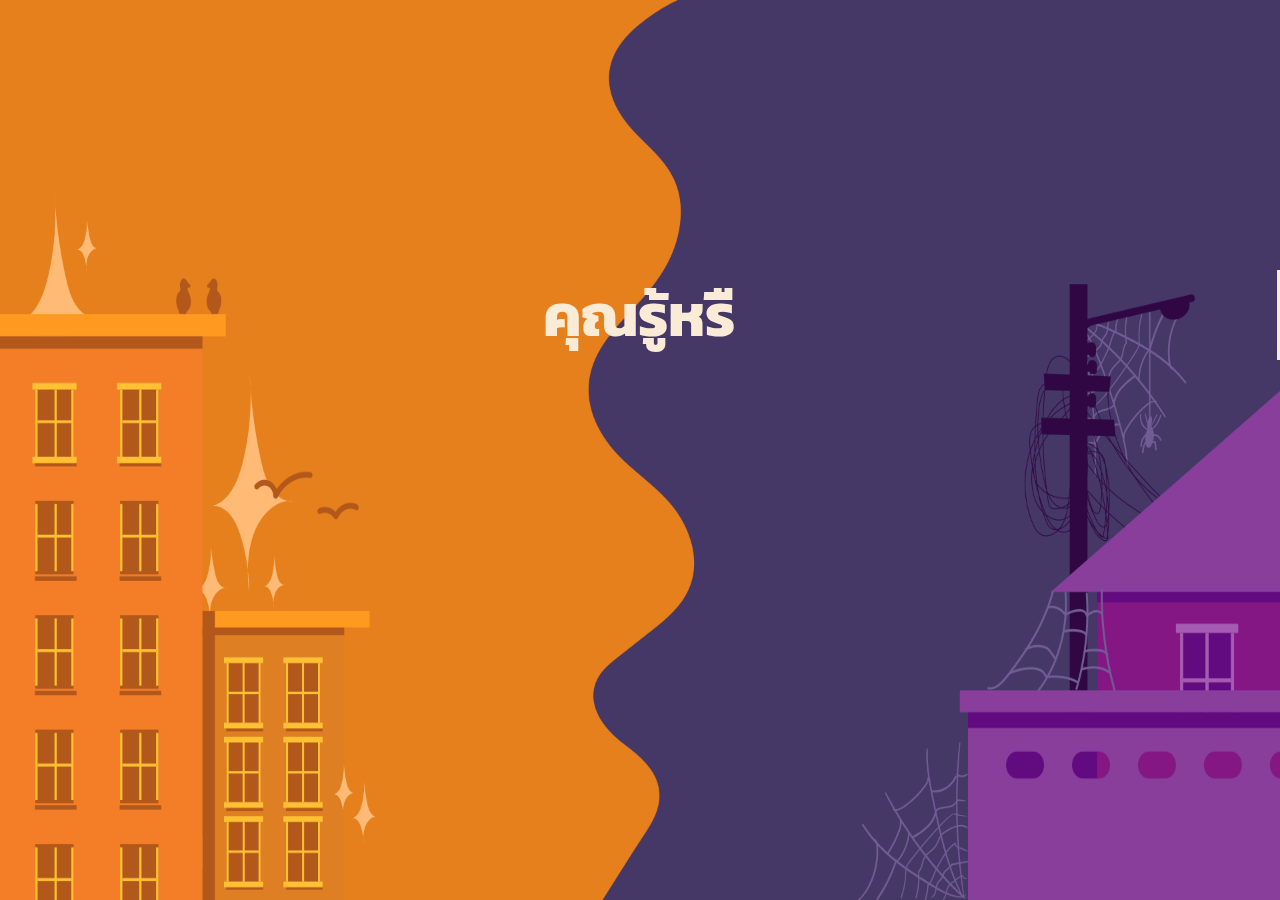
<file: 1.html>
<!DOCTYPE html>
<html lang="en">

<head>
  <meta charset="UTF-8">
  <meta name="viewport" content="width=device-width, initial-scale=1.0">
  <link rel="icon" type="image/png" href="images\123.png" />
  <link href="https://fonts.googleapis.com/css2?family=Kanit:wght@700&display=swap" rel="stylesheet">
  <script src="https://cdnjs.cloudflare.com/ajax/libs/jquery/3.3.1/jquery.min.js"></script>

  <title>1%</title>
  <style>
    body {
      margin: 0;
      font-family: 'Kanit', sans-serif;
      margin-left: auto;
      margin-right: auto;
      overflow-y: hidden;
      overflow-x: hidden;
    }

    .slide {
      margin: 0;
      background-repeat: no-repeat;
      background-position: center center;
      
      -o-background-size: 100% 100%, auto;
      -moz-background-size: 100% 100%, auto;
      -webkit-background-size: 100% 100%, auto;
      background-size: 100% 100%, auto;

      width: 100vw;
      height: 100vh;
    }

    .wrapper {
      display: flex;
      flex-direction: row;
      width: 500vw;
    }

    .one {

      background-image: url("Background.png");
      background-attachment: fixed;
    }

    .two {
      background-image: url("B0.png");
      background-attachment: fixed;
    }

    .three {
      background-image: url("B1.png");
    }

    .four {
      background-image: url("B3.png");
    }

    .five {
      background-image: url("B4.png");
    }

    .ice1 {
      -webkit-transition: all 2s ease;
      -moz-transition: all 2s ease;
      -o-transition: all 2s ease;
      -ms-transition: all 2s ease;
      transition: all 2s ease;
    }

    .ice1-active {
      opacity: 0;
    }

    .text {
      text-align: center;
      color: antiquewhite;
      position: relative;
      margin: auto auto;
      top: 30%;
      display: block;
      font-size: 60px;
      border-right: .05em solid;
      animation: caret 1s steps(1) infinite;
    }

    .custom-btn {
  width: 130px;
  height: 40px;
  color: #fff;
  border-radius: 5px;
  padding: 10px 25px;
  font-family: 'Lato', sans-serif;
  font-weight: 500;
  background: transparent;
  cursor: pointer;
  transition: all 0.3s ease;
  position: relative;
  display: inline-block;
   box-shadow:inset 2px 2px 2px 0px rgba(255,255,255,.5),
   7px 7px 20px 0px rgba(0,0,0,.1),
   4px 4px 5px 0px rgba(0,0,0,.1);
  outline: none;
}

  .btn-5 {
  width: 130px;
  height: 40px;
   line-height: 42px;
  padding: 0;
  border: none;
   }
 .btn-5:hover {
  color: #f0094a;
  background: transparent;
  box-shadow:none;
}
 .btn-5:before,
 .btn-5:after{
  content:'';
  position:absolute;
  top:0;
  right:0;
  height:2px;
  width:0;
  background: #f0094a;
  box-shadow:
   -1px -1px 5px 0px #fff,
   7px 7px 20px 0px #0003,
   4px 4px 5px 0px #0002;
  transition:400ms ease all;
}
.btn-5:after{
  right:inherit;
  top:inherit;
  left:0;
  bottom:0;
}
.btn-5:hover:before,
.btn-5:hover:after{
  width:100%;
  transition:800ms ease all;
}

.sprite {
  width: 460px;
  height: 800px;
  margin-top: 40px;
}

.right {
  background-image: url(img/RSR.png);
}

.left {
  background-image: url(img/RSL.png);
}

.walk-right {
  background-image: url(img/rr.png);
  -webkit-animation: walk .9s steps(4) infinite;
  -moz-animation: walk .9s steps(4) infinite;
  -ms-animation: walk .9s steps(4) infinite;
  -o-animation: walk .9s steps(4) infinite;
  animation: walk .9s steps(4) infinite;
}

.walk-left {
  background-image: url(img/l.png);
  -webkit-animation: walk .9s steps(4) infinite;
  -moz-animation: walk .9s steps(4) infinite;
  -ms-animation: walk .9s steps(4) infinite;
  -o-animation: walk .9s steps(4) infinite;
  animation: walk .9s steps(4) infinite;
}

@-webkit-keyframes walk {
  from { background-position: 0px; }
  to { background-position: -1944px; }
}
@-moz-keyframes walk {
  from { background-position: 0px; }
  to { background-position: -1944px; }
}
@-ms-keyframes walk {
  from { background-position: 0px; }
  to { background-position: -1944px; }
}
@-o-keyframes walk {
  from { background-position: 0px; }
  to { background-position: -1944px; }
}

@-keyframes walk {
  from { background-position: 0px; }
  to { background-position: -1944px; }
}
    @keyframes caret {
      50% {
        border-color: transparent;
      }
    }
  </style>
</head>

<body>
  <div class="outer-wrapper">
    <div class="wrapper">
      <div class="slide one" id="one">


        <img src="BG_R.png" style="z-index: 1; width: 100%;height: 100%; position: absolute;float: right;">
        <img src="BG_L.png" style="z-index: 2; width: 100%;height: 100%; position: absolute;float: left; ">
        
        <a  href="#two" class="button" style="z-index: 5; position: absolute;left:50%; visibility: hidden; top: 80%;">
          <button class="custom-btn btn-5"><span>Read More</span></button> </a>
        <h2 class="text"></h2>

        <script type="text/javascript" src="text.js" class="text1"></script>

      </div>

      <div class="slide two" id="two">
        

        <a href="#one" style="z-index: 5; position: relative; right: -5%;">
          <button class="custom-btn btn-5"><span>back</span></button>
        </a> 


        <a href="#three" style="z-index: 5; position: relative; right: -75%; ">
          <button class="custom-btn btn-5"><span>Continue</span></button>
          </a>

        <!-- <button onclick="myFunction()" id="cc" style="position: relative; z-index: 5;">dddddddddd</button>



        <img src="2.1.jpg" id="ice1" style="width: 100%; height: 100%;z-index: 3;">
        <img src="2.2.jpg" style="width: 100%; height: 100%; z-index: 2;"> -->

        <div style="transform: scale(0.25);bottom: -35%; position: absolute"> <div class="sprite right"></div> </div>

      </div>


      <div class="slide three" id="three">

        <a href="#two" style="z-index: 5;position: relative; right: -5%; ">
          <button class="custom-btn btn-5"><span>back</span></button>
        </a>

        <a href="#four" style="z-index: 5;position: relative; right: -75%; ">
          <button class="custom-btn btn-5"><span>Continue</span></button>
        </a>

      </div>

      <div class="slide four" id="four">
        <a href="#three" style="z-index: 5; position: relative; right: -5%; ">
          <button class="custom-btn btn-5"><span>back</span></button>
        </a>
        <a href="#five" style="z-index: 5;position: relative; right: -75%; ">
          <button class="custom-btn btn-5"><span>Continue</span></button>
        </a>
      </div>


      <div class="slide five" id="five">
        <a href="#four" style="z-index: 5; position: relative; right: -5%; ">
          <button class="custom-btn btn-5"><span>back</span></button>
        </a>


      </div>


    </div>
  </div>


  <script>


    $('a[href^="#"]').on('click', function (event) {
      var target = $(this.getAttribute('href'));

      if (target.length) {
        event.preventDefault();
        $('html, body').stop().animate({
          scrollLeft: target.offset().left
        }, 1000);
      }
    });

    $(window).on('scroll', function () {
      $('.slide').each(function () {
        if ($(window).scrollLeft() >= $(this).offset().left) {
          var id = $(this).attr('id');
          $('header ul li a').removeClass('active');
          $('header ul li a[href="#' + id + '"]').addClass('active');
        }
      });
    });

    function myFunction() {
      document.getElementById("ice1").style.opacity = 0;
    }

    (function() {

  var sprite = document.querySelector('.sprite'),
    key = {left: false, right: false},
    trans = 0,
    property = getTransformProperty(sprite);

  function getTransformProperty(element) {
      var properties = [
          'transform',
          'WebkitTransform',
          'msTransform',
          'MozTransform',
          'OTransform'
      ];
      var p;
      while (p = properties.shift()) {
          if (typeof element.style[p] != 'undefined') {
              return p;
          }
      }
      return false;
  }

  function translate() {
    sprite.style[property] = 'translateX(' + trans + 'px)';
  }

  function walk(e) {
    var keyCode = e.keyCode;
    if (keyCode === 39) {
      key.right = true;
    } else if (keyCode === 37) {
      key.left = true;
    }
    if (key.right === true) {
      trans += 10;
      translate();
      sprite.classList.remove('left');
      sprite.classList.add('right');
      sprite.classList.add('walk-right');
    } else if (key.left === true) {
      trans -= 10;
      translate();
      sprite.classList.remove('right');
      sprite.classList.add('left');
      sprite.classList.add('walk-left');
    }
  }

  function stop(e) {
    var keyCode = e.keyCode;
    if (keyCode === 39) {
      key.right = false;
    } else if (keyCode === 37) {
      key.left = false;
    }
    if (key.right === false) {
      sprite.classList.remove('walk-right');
    } if (key.left === false) {
      sprite.classList.remove('walk-left');
    }
  }

  document.addEventListener('keydown', walk, false);
  document.addEventListener('keyup', stop, false);

})();

  </script>
</body>

</html>
</file>
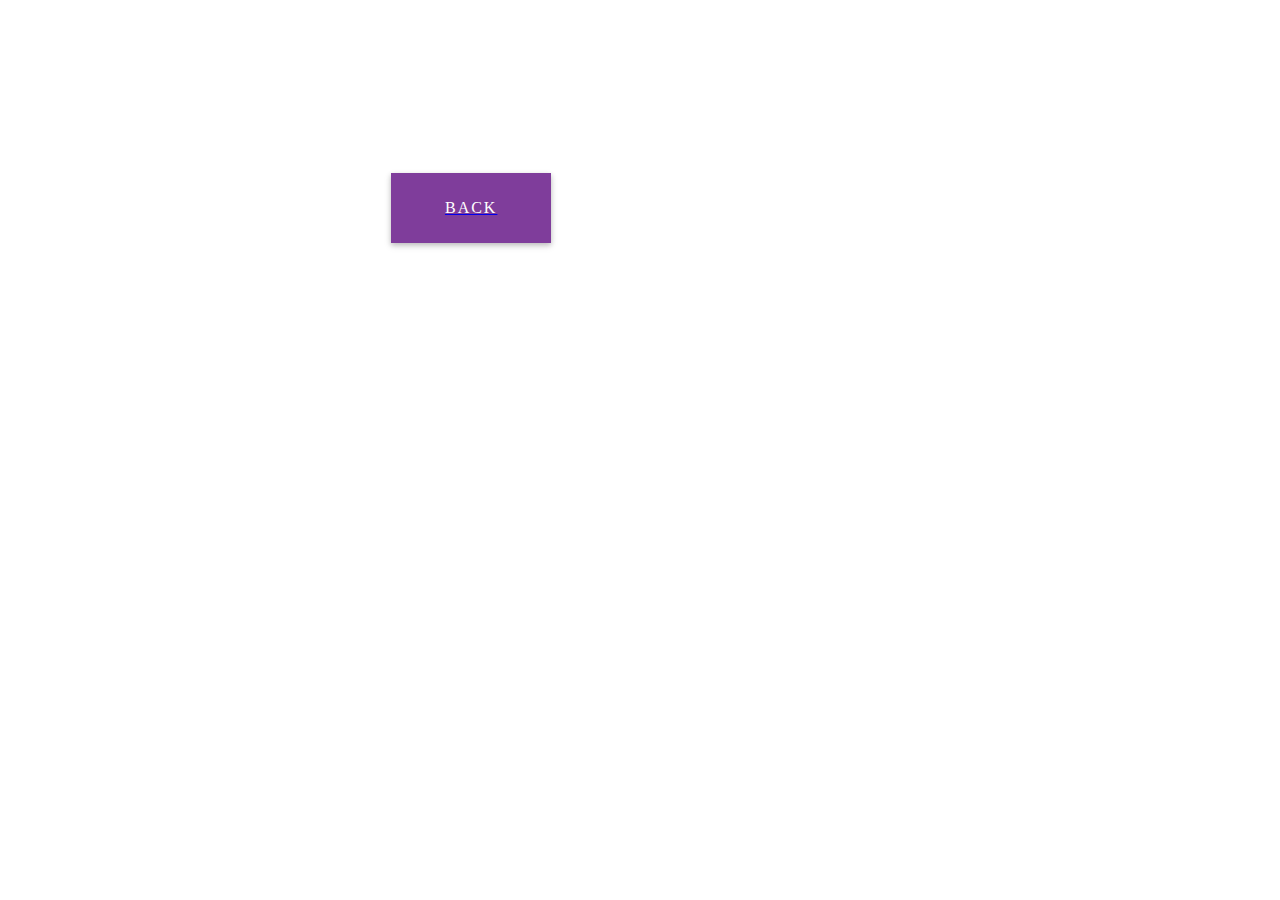
<file: EqualnotEqual.html>
<!DOCTYPE html>
<html lang="en">
<head>
  <meta charset="UTF-8">
  <meta name="viewport" content="width=device-width, initial-scale=1.0">
  <title>Document</title>
  <style>

:root {
  --height: 100px;
  --width: 200px;
}




.wrapper {
  width: calc(4 * var(--width));
  height: calc(4 * var(--height));
  display: flex;
  justify-content: center;
  align-items: center;
}

.button {
  position: relative;
  width: calc(0.8 * var(--width));
  height: calc(0.7 * var(--height));
  display: flex;
  justify-content: center;
  align-items: center;
  cursor: pointer;
  overflow: hidden;
  margin: 0 0.8rem;
  box-shadow: 0 2px 5px rgba(0, 0, 0, 0.2), 0 3px 8px rgba(0, 0, 0, 0.1);
  transition: all 0.3s cubic-bezier(0, 0.22, 0.3, 1);
}
.button:before {
  content: '';
  position: absolute;
  top: 0;
  left: 0;
  right: 0;
  bottom: 0;
  background: rgba(0, 0, 0, 0.1);
}
.button span {
  color: #fff;
  font-size: 1rem;
  z-index: 10;
  text-transform: uppercase;
  letter-spacing: 2px;
}

.button._2 {
  background: #8e44ad;
}

.button .back {
  position: absolute;
  width: 0;
  height: 0;
  filter: url(#filter);
  border-radius: 50%;
  z-index: 5;
  transition: all 2.5s cubic-bezier(0.1, 0.22, 0.3, 1);
}
.button._2 .back {
  right: -50%;
  top: -50%;
  background: #e5801c;
}

.button:hover .back {
  width: calc(2 * var(--width));
  height: calc(2 * var(--height));
}

@media only screen and (max-width: 750px) {
  .wrapper {
    flex-direction: column;
  }

  .button {
    margin: 0.8rem 0;
  }
}




  </style>
</head>
<body>

  
  <a href="#one" style="z-index: 5; position: relative; right: -5%;">
  <div class="wrapper">
    <div class="button _2">
      <span>back</span><div class="back"></div>
    </div>
  </div>
</a> 
  
  

  
  
  
</body>
</html>
</file>
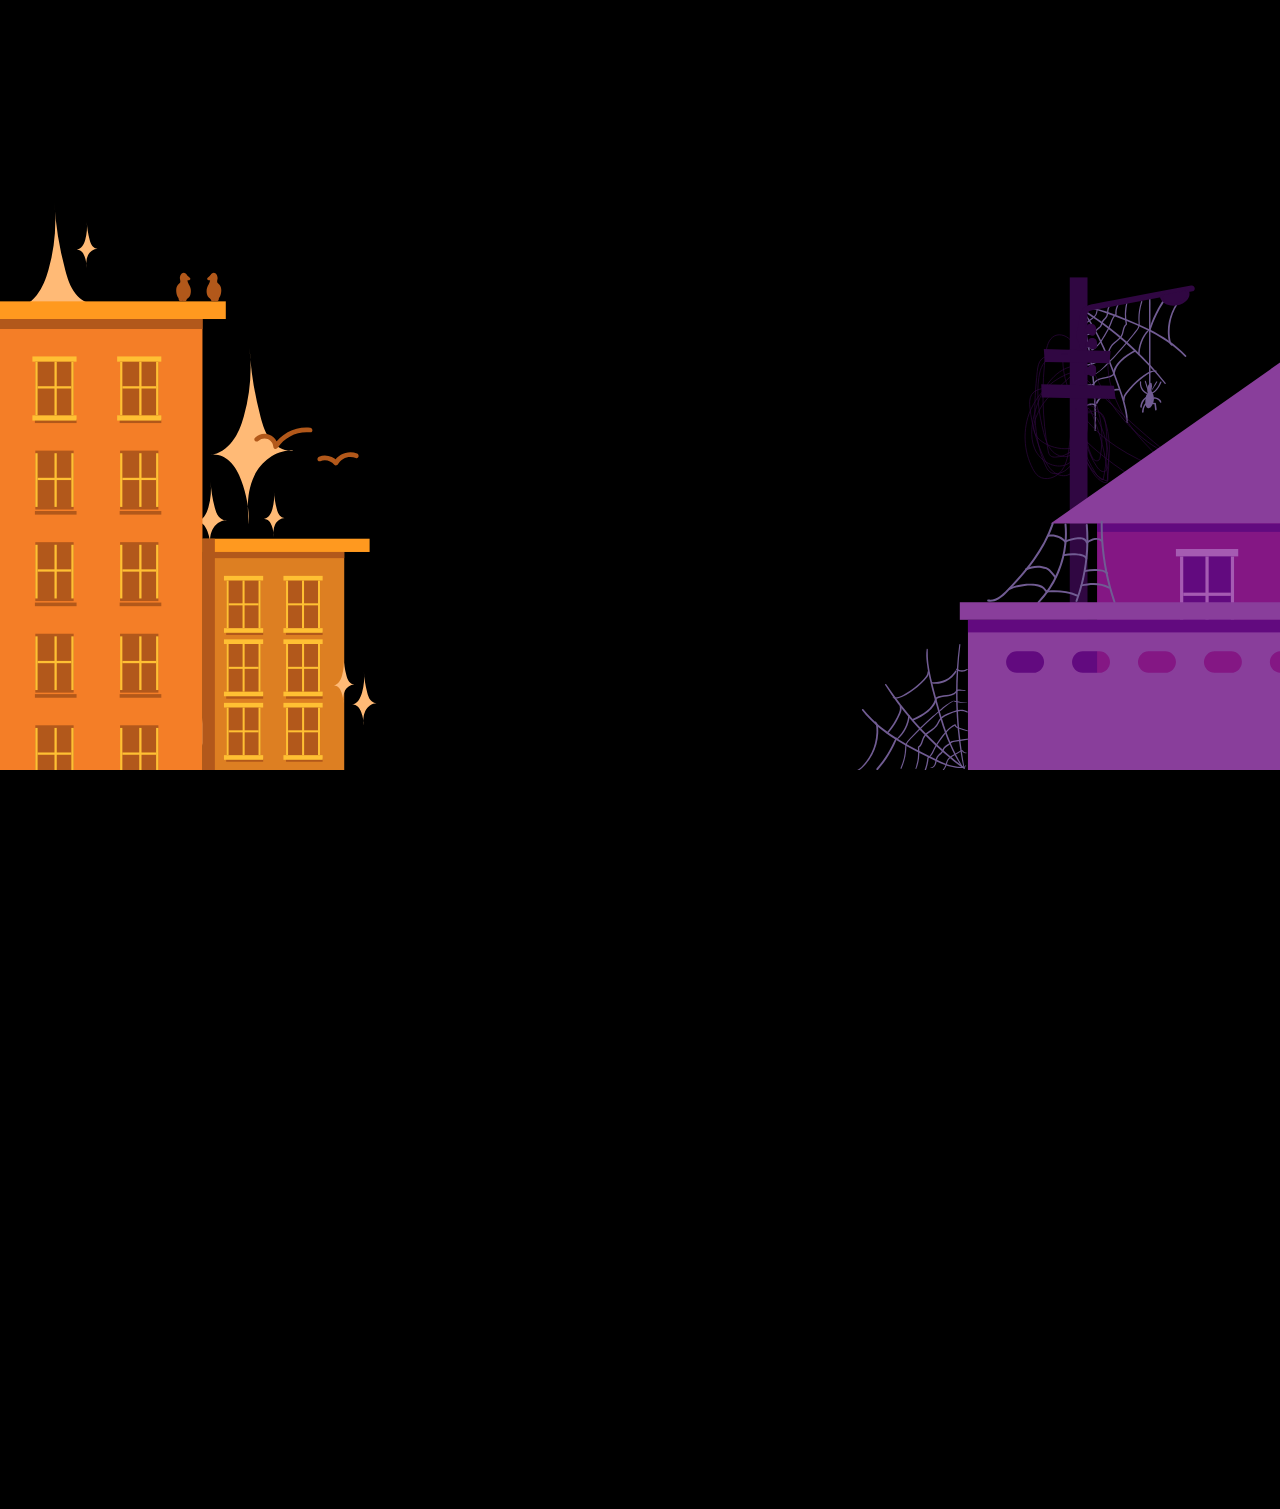
<file: homepage.html>
<!DOCTYPE html>
<html>
<head>
	<title></title>
</head><!-- "คุณรู้หรือไม่ ?<br>ไทยติดอันดับ 10<br>ประเทศที่มีความเหลื่อมล้ำ<br>ด้าน" -->
<link href="https://fonts.googleapis.com/css2?family=Kanit:wght@700&display=swap" rel="stylesheet">
<style type="text/css">
body{
	font-family: 'Kanit', sans-serif;
	overflow-y: hidden;
    overflow-x: hidden;
	margin:0;
	
	
}

h2 {
    display: block;
      position: relative;
      margin-left: auto;
      margin-right: auto;
	font-size:  60px;

	
	color: transparent;
	-webkit-animation: blurFadeInOut 5s ease-in backwards;
	-moz-animation: blurFadeInOut 4s ease-in backwards;
	-ms-animation: blurFadeInOut 4s ease-in backwards;
	animation: blurFadeInOut 3s ease-in backwards;
}

.ice1{
	background-image: url("BG.jpg");
	z-index: 100;
	width:100%; 
	height:100%; 

}
 h2.frame-1 {
	-webkit-animation-delay: 0s;	-moz-animation-delay: 0s;
	-ms-animation-delay: 0s;		animation-delay: 0s;
}
h2.frame-2 {
	-webkit-animation-delay: 3s;	-moz-animation-delay: 3s;
	-ms-animation-delay: 3s;		animation-delay: 3s;
}
h2.frame-3 {
	-webkit-animation-delay: 6s;	-moz-animation-delay: 6s;
	-ms-animation-delay: 6s;		animation-delay: 6s;
}
h2.frame-4 {
	
	-webkit-animation-delay: 9s;	-moz-animation-delay: 9s;
	-ms-animation-delay: 9s;		animation-delay: 9s;
}

@-webkit-keyframes blurFadeInOut {
	0% {	opacity: 0;		text-shadow: 0px 0px 40px #fff;		-webkit-transform: scale(1.3);	}
	20%, 75% {opacity: 1;	text-shadow: 0px 0px 1px #fff;		-webkit-transform: scale(1);}
	100% {	opacity: 0;		text-shadow: 0px 0px 50px #fff;		-webkit-transform: scale(0);	}
}
@-webkit-keyframes blurFadeIn {
	0% {opacity: 0;		text-shadow: 0px 0px 40px #fff;		-webkit-transform: scale(1.3);	}
	50% {opacity: 0.5;	text-shadow: 0px 0px 10px #fff;		-webkit-transform: scale(1.1);	}
	100% {opacity: 1;	text-shadow: 0px 0px 1px #fff;		-webkit-transform: scale(1);	}
}
@-webkit-keyframes fadeInBack {
	0% {	opacity: 0;		-webkit-transform: scale(0);	
	50% {	opacity: 0.4;	-webkit-transform: scale(2);	
	100% {	opacity: 0.2;	-webkit-transform: scale(5);	
}
@-webkit-keyframes fadeInRotate {
	0% {		opacity: 0;		-webkit-transform: scale(0) rotate(360deg);	}
	100% {		opacity: 1;		-webkit-transform: scale(1) rotate(0deg);	}
}
/**/

@-moz-keyframes blurFadeInOut {
	0% {		opacity: 0;		text-shadow: 0px 0px 40px #fff;		-moz-transform: scale(1.3);	}
	20%, 75% {		opacity: 1;		text-shadow: 0px 0px 1px #fff;		-moz-transform: scale(1);	}
	100% {			opacity: 0;		text-shadow: 0px 0px 50px #fff;		-moz-transform: scale(0); visibility: hidden;}
}
@-moz-keyframes blurFadeIn {
	0% {		opacity: 0;		text-shadow: 0px 0px 40px #fff;		-moz-transform: scale(1.3);	}
	100% {		opacity: 1;		text-shadow: 0px 0px 1px #fff;		-moz-transform: scale(1);	}
}
@-moz-keyframes fadeInBack {
	0% {		opacity: 0;			-moz-transform: scale(0);	}
	50% {		opacity: 0.4;		-moz-transform: scale(2);	}
	100% {		opacity: 0.2;		-moz-transform: scale(5);	}
}
@-moz-keyframes fadeInRotate {
	0% {		opacity: 0;		-moz-transform: scale(0) rotate(360deg);	}
	100% {		opacity: 1;		-moz-transform: scale(1) rotate(0deg);	}
}
/**/

@keyframes blurFadeInOut {
	0% { 	opacity: 0; 	text-shadow: 0px 0px 40px #fff; 	transform: scale(1.3); }
	20%, 75% { 	opacity: 1; 	text-shadow: 0px 0px 1px #fff; 	transform: scale(1); }
	100% { 	opacity: 0; 	text-shadow: 0px 0px 50px #fff; 	transform: scale(0); visibility: hidden; }
}
@keyframes blurFadeIn {
	0% { 	opacity: 0; 	text-shadow: 0px 0px 40px #fff; 	transform: scale(1.3); }
	50% { 	opacity: 0.5; 	text-shadow: 0px 0px 10px #fff; 	transform: scale(1.1); }
	100% { 	opacity: 1; 	text-shadow: 0px 0px 1px #fff; 	transform: scale(1); }
}
@keyframes fadeInBack {
	0% {	opacity: 0;		transform: scale(0);}
	50% {	opacity: 0.4; 	transform: scale(2);}
	100% {	opacity: 0.2;	transform: scale(5);}
}
@keyframes fadeInRotate {
	0% {	opacity: 0;	transform: scale(0) rotate(360deg);	}
	100% {	opacity: 1;	transform: scale(1) rotate(0deg);	}
}

</style>
<body style="background-color:  #000;">
	<div>
	
	<img src="images/BG_R.svg"  style="z-index: 1; width: 100%;position: fixed;right: 0%;">
	<img src="images/BG_L.svg"  style="z-index: 2; width: 100%;position: fixed;left: 0%;" >
	<h2 class="frame-1" >คุณรู้หรือไม่ ?<br>ไทยติดอันดับ 10<br>ประเทศที่มีความเหลื่อมล้ำ<br>ด้านความมั่งคั่งมากที่สุดในโลก</h2>
	<h2 class="frame-2"
	>ปัญหา รวยกระจุก จนกระจาย<br>เป็นปัญหาเรื้อรัง<br>ที่รักษาไม่หายเป็นเวลานาน</h2>
	<h2 class="frame-3">คนมักพูดกันว่า<br>เหรียญมักมีสองด้านเสมอ<br>เเล้วถ้าผมเปรียบว่า<br>เหรียญนี้จะกำหนดโชคชะตาชีวิต<br>ที่คุณจะได้เกิดมา</h2>
	<h2 class="frame-4" >อยากกลองหน่อยมั้ยว่า<br>คุณจะได้รับมันอย่างไร</h2>
	
	</div>

</body>
</html>
</file>
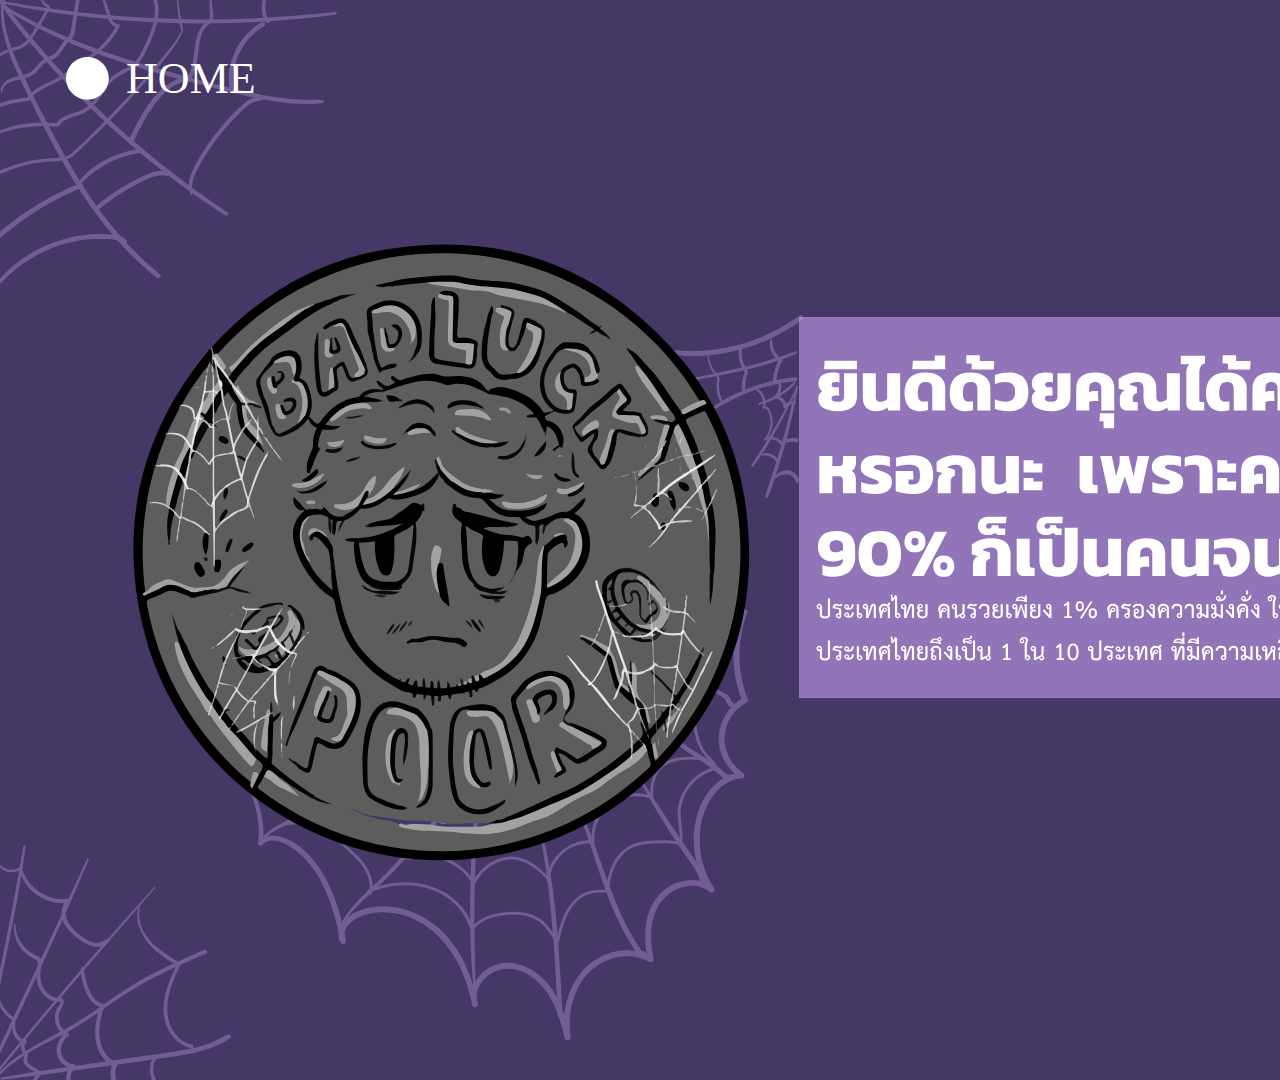
<file: Website.html>
<html>
<head>
<title>Website</title>
<meta http-equiv="Content-Type" content="text/html; charset=iso-8859-1"><script src="images/Website.js" type="text/javascript" ></script>
</head>
<body bgcolor="#FFFFFF" leftmargin="0" topmargin="0" marginwidth="0" marginheight="0"><noscript>
<!-- ImageReady Slices (Website.ai) -->
<embed name="Website" src="images/Website.svg" width="7680" height="1080" alt="" type="image/svg-xml" pluginspage="http://www.adobe.com/svg/viewer/install/" wmode="transparent">
<!-- End ImageReady Slices --></noscript><script type="text/javascript">fn00000()</script>
</body>
</html>
</file>
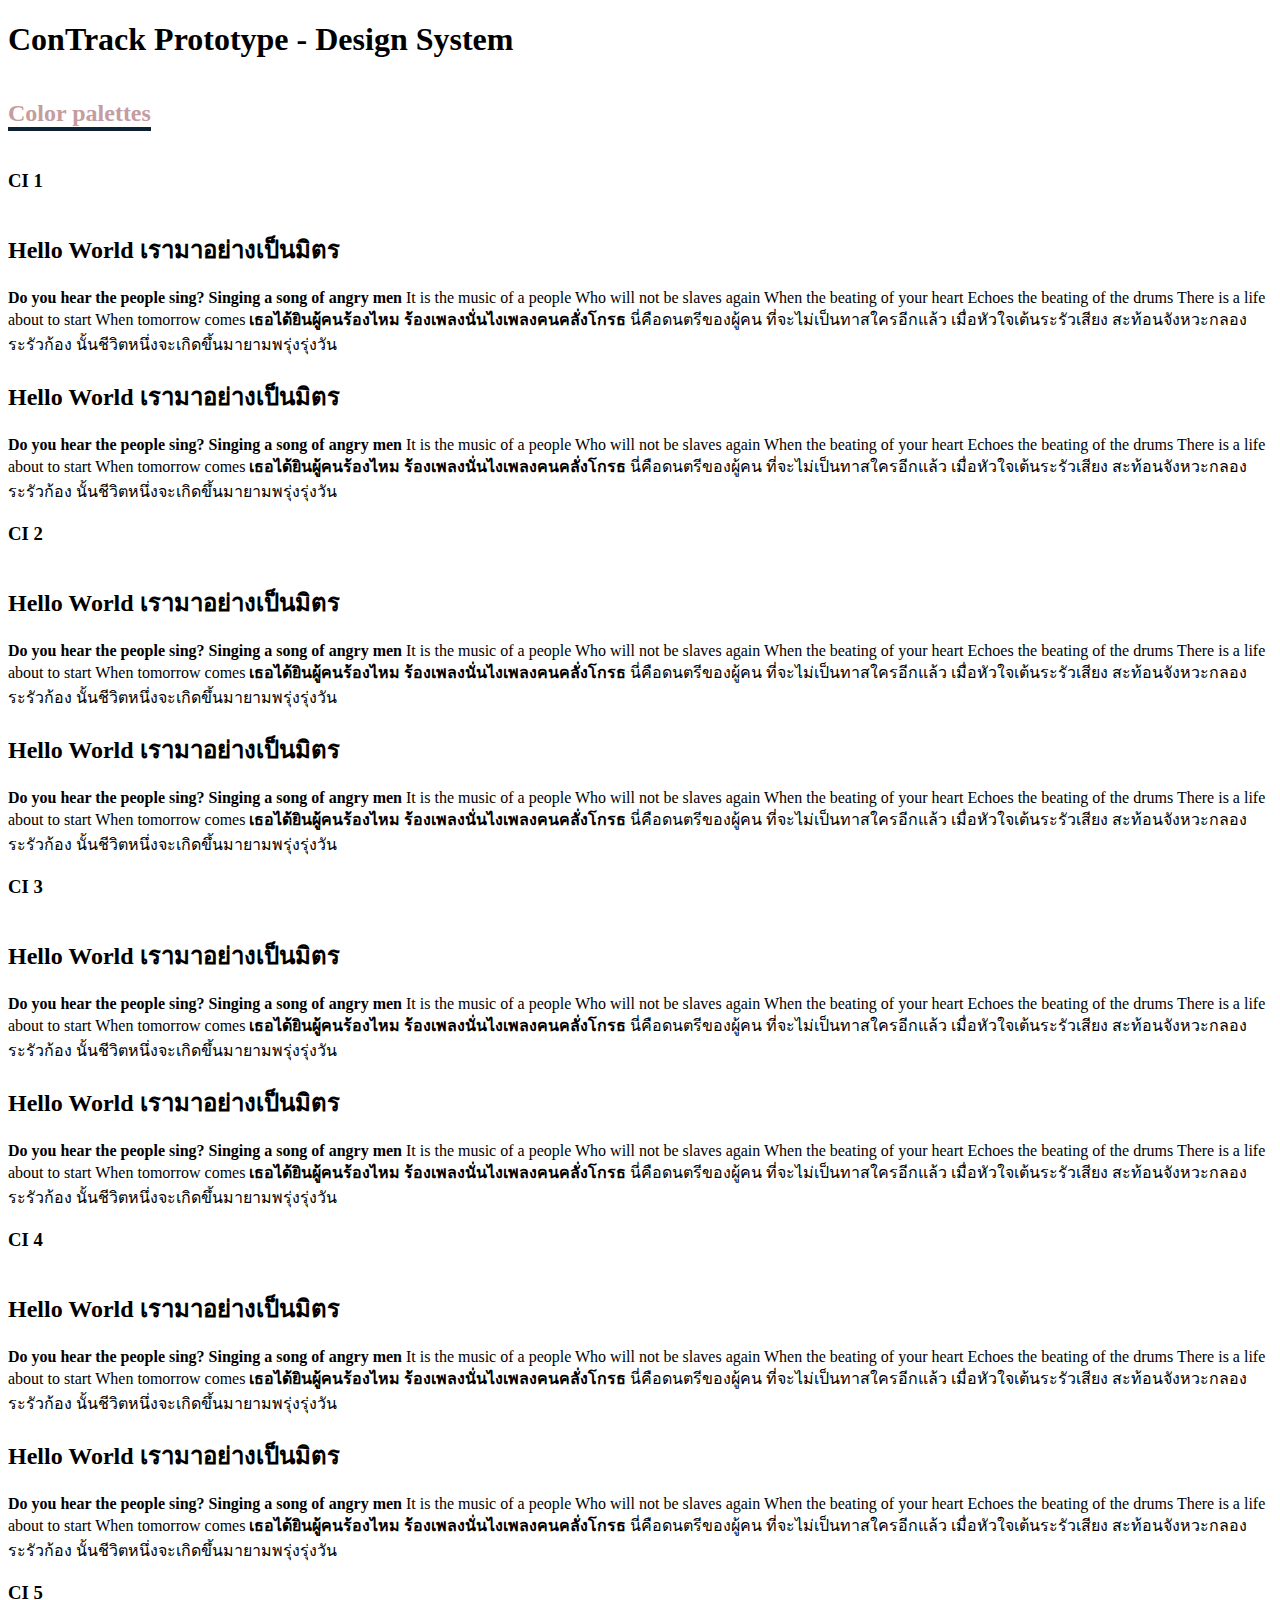
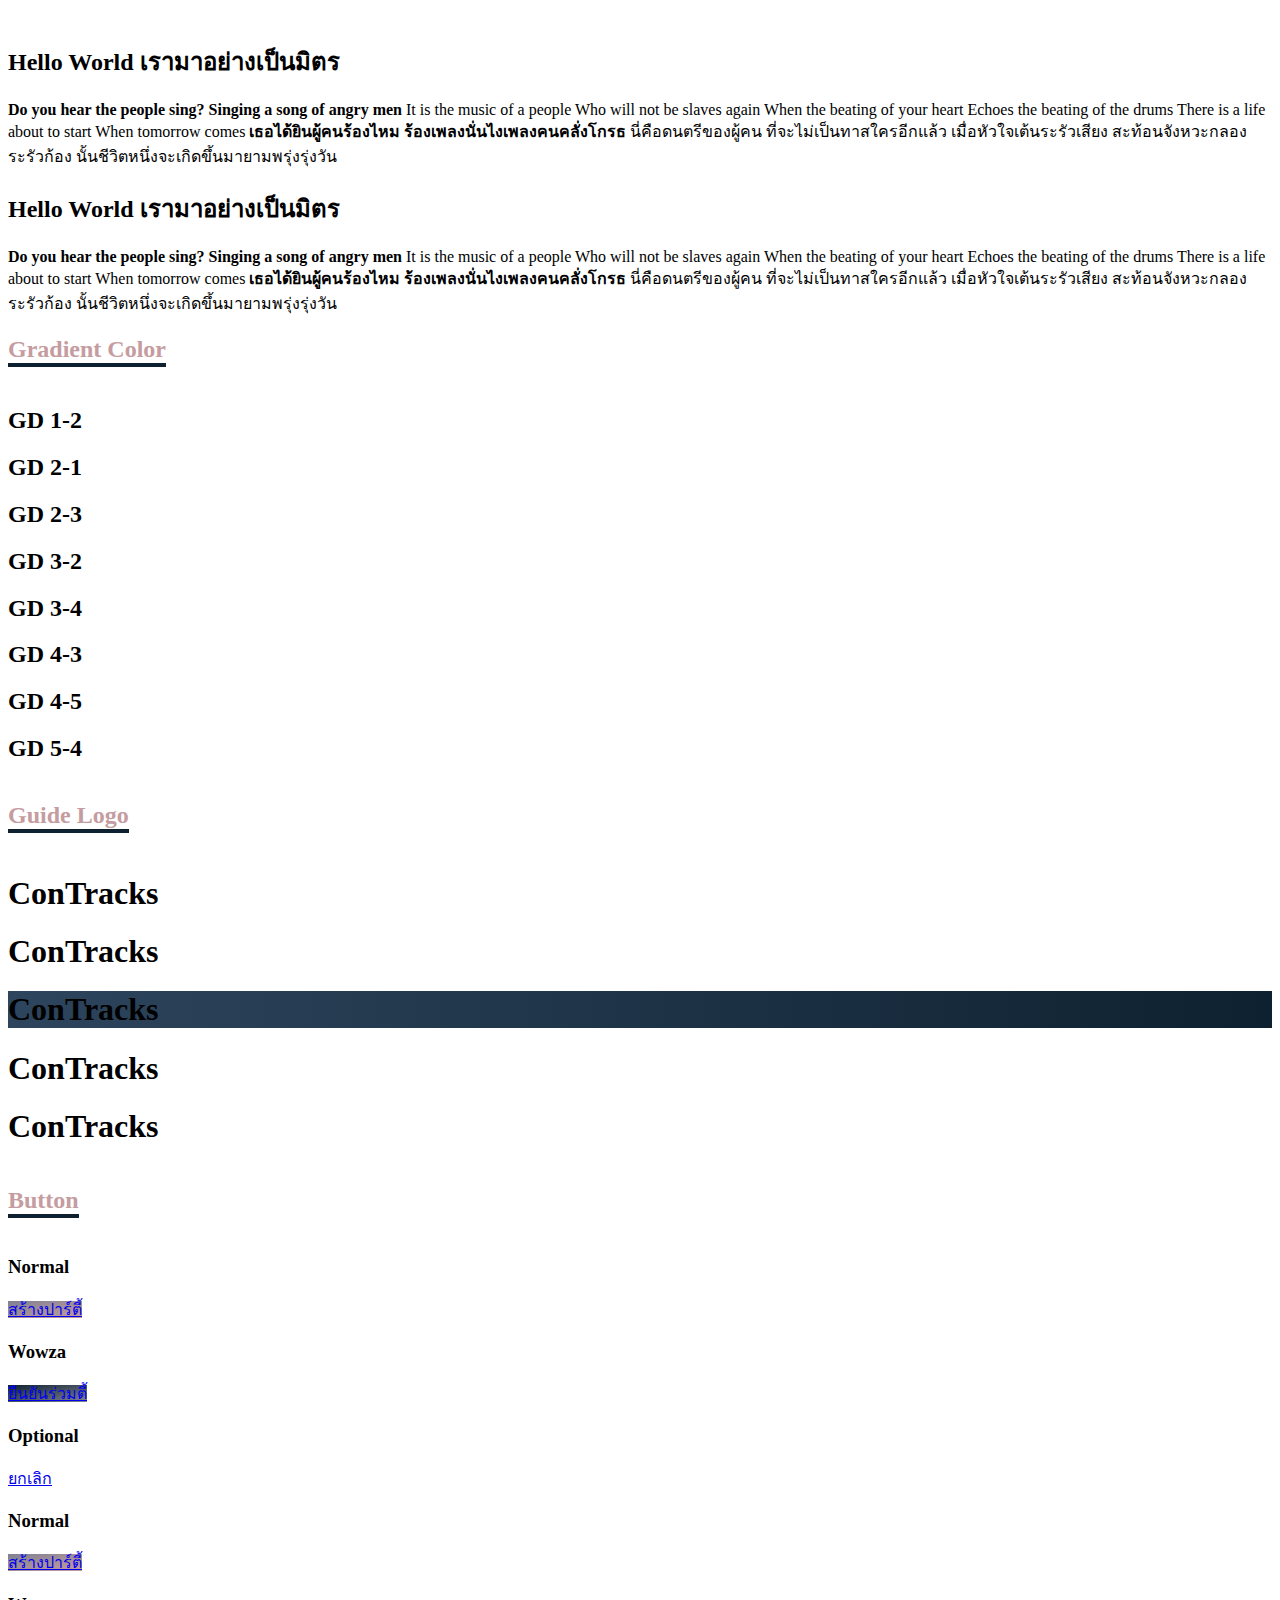
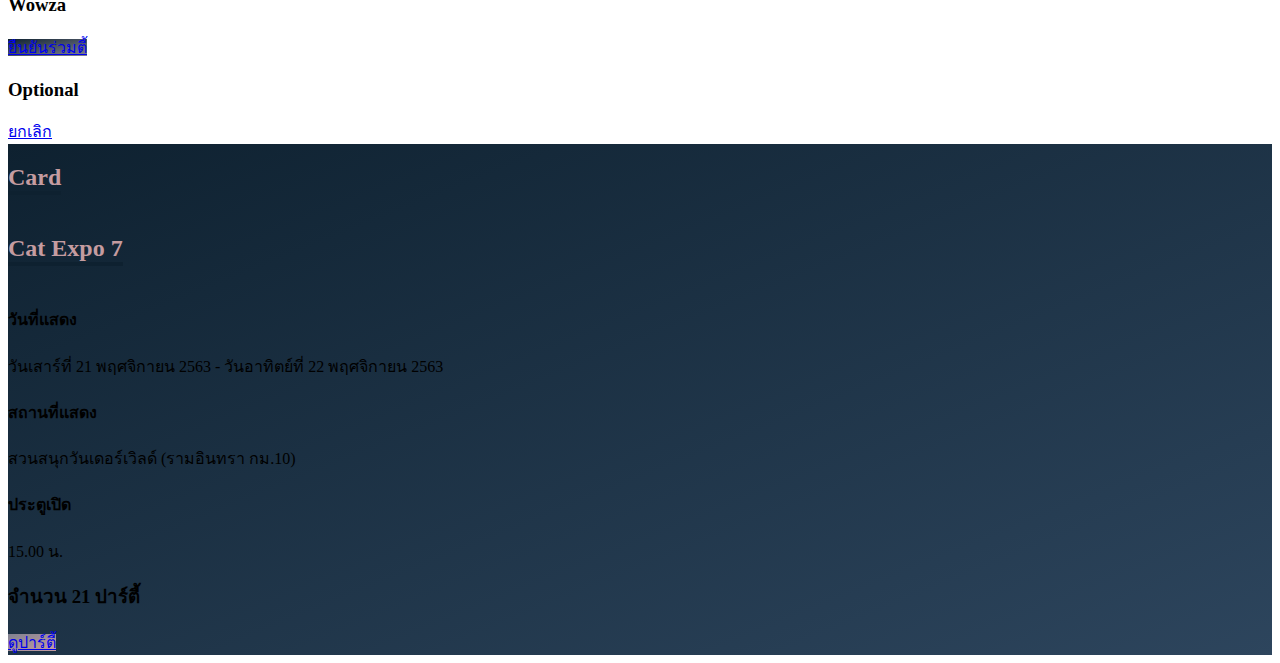
<file: ฟอนต์+สี.html>
<!DOCTYPE html>
<html>
<head>
<title>ConTrack</title>
<meta charset=utf-8>
<meta name=description content="">
<meta name=viewport content="width=device-width, initial-scale=1">
<link rel="stylesheet" type="text/css" href="https://jabont.com/jayss/jayss2.css">
<link rel="stylesheet" type="text/css" href="style.css?1600152107">
<link href="https://fonts.googleapis.com/css2?family=Kanit:wght@100&display=swap" rel="stylesheet">
<link href="https://fonts.googleapis.com/css2?family=Sarabun:wght@100&display=swap" rel="stylesheet">
</head>


<body>

<section id="top_section" class="padding-l-vtc bg-ci4 cl-white">
<anchor id="top"></anchor>
<div class="cont-pd">
<h1 class="h6">ConTrack Prototype <span class="b3">- Design System</span></h1>
</div>
</section>

<section id="color_section" class="padding-l-vtc">
<anchor id="color"></anchor>
<div class="cont-pd">
<h2 class="h7 title-line">Color palettes</h2>
<sp class=""></sp>
<theboxes class="top spacing -clip" boxing="3">
<box col=""><inner class="">
<h3 class="cl-ci1">CI 1 <div class="bg-ci1" style="height: 1em;width: 10em;"></div> </h3>
</inner></box>
<box col=""><inner class="cl-ci1 padding round shadow">
<h2>Hello World เรามาอย่างเป็นมิตร</h2>
<sp class=""></sp>
<b>Do you hear the people sing? Singing a song of angry men</b> It is the music of a people Who will not be slaves again When the beating of your heart Echoes the beating of the drums There is a life about to start When tomorrow comes
<sp class=""></sp>
<b>เธอได้ยินผู้คนร้องไหม ร้องเพลงนั่นไงเพลงคนคลั่งโกรธ</b> นี่คือดนตรีของผู้คน ที่จะไม่เป็นทาสใครอีกแล้ว เมื่อหัวใจเต้นระรัวเสียง สะท้อนจังหวะกลองระรัวก้อง นั้นชีวิตหนึ่งจะเกิดขึ้นมายามพรุ่งรุ่งวัน
</inner></box>
<box col=""><inner class="bg-ci1 cl-white padding round shadow">
<h2>Hello World เรามาอย่างเป็นมิตร</h2>
<sp class=""></sp>
<b>Do you hear the people sing? Singing a song of angry men</b> It is the music of a people Who will not be slaves again When the beating of your heart Echoes the beating of the drums There is a life about to start When tomorrow comes
<sp class=""></sp>
<b>เธอได้ยินผู้คนร้องไหม ร้องเพลงนั่นไงเพลงคนคลั่งโกรธ</b> นี่คือดนตรีของผู้คน ที่จะไม่เป็นทาสใครอีกแล้ว เมื่อหัวใจเต้นระรัวเสียง สะท้อนจังหวะกลองระรัวก้อง นั้นชีวิตหนึ่งจะเกิดขึ้นมายามพรุ่งรุ่งวัน
</inner></box>
<box col=""><inner class="">
<h3 class="cl-ci2">CI 2 <div class="bg-ci2" style="height: 1em;width: 10em;"></div> </h3>
</inner></box>
<box col=""><inner class="cl-ci2 padding round shadow">
<h2>Hello World เรามาอย่างเป็นมิตร</h2>
<sp class=""></sp>
<b>Do you hear the people sing? Singing a song of angry men</b> It is the music of a people Who will not be slaves again When the beating of your heart Echoes the beating of the drums There is a life about to start When tomorrow comes
<sp class=""></sp>
<b>เธอได้ยินผู้คนร้องไหม ร้องเพลงนั่นไงเพลงคนคลั่งโกรธ</b> นี่คือดนตรีของผู้คน ที่จะไม่เป็นทาสใครอีกแล้ว เมื่อหัวใจเต้นระรัวเสียง สะท้อนจังหวะกลองระรัวก้อง นั้นชีวิตหนึ่งจะเกิดขึ้นมายามพรุ่งรุ่งวัน
</inner></box>
<box col=""><inner class="bg-ci2 cl-white padding round shadow">
<h2>Hello World เรามาอย่างเป็นมิตร</h2>
<sp class=""></sp>
<b>Do you hear the people sing? Singing a song of angry men</b> It is the music of a people Who will not be slaves again When the beating of your heart Echoes the beating of the drums There is a life about to start When tomorrow comes
<sp class=""></sp>
<b>เธอได้ยินผู้คนร้องไหม ร้องเพลงนั่นไงเพลงคนคลั่งโกรธ</b> นี่คือดนตรีของผู้คน ที่จะไม่เป็นทาสใครอีกแล้ว เมื่อหัวใจเต้นระรัวเสียง สะท้อนจังหวะกลองระรัวก้อง นั้นชีวิตหนึ่งจะเกิดขึ้นมายามพรุ่งรุ่งวัน
</inner></box>
<box col=""><inner class="">
<h3 class="cl-ci3">CI 3 <div class="bg-ci3" style="height: 1em;width: 10em;"></div> </h3>
</inner></box>
<box col=""><inner class="cl-ci3 padding round shadow">
<h2>Hello World เรามาอย่างเป็นมิตร</h2>
<sp class=""></sp>
<b>Do you hear the people sing? Singing a song of angry men</b> It is the music of a people Who will not be slaves again When the beating of your heart Echoes the beating of the drums There is a life about to start When tomorrow comes
<sp class=""></sp>
<b>เธอได้ยินผู้คนร้องไหม ร้องเพลงนั่นไงเพลงคนคลั่งโกรธ</b> นี่คือดนตรีของผู้คน ที่จะไม่เป็นทาสใครอีกแล้ว เมื่อหัวใจเต้นระรัวเสียง สะท้อนจังหวะกลองระรัวก้อง นั้นชีวิตหนึ่งจะเกิดขึ้นมายามพรุ่งรุ่งวัน
</inner></box>
<box col=""><inner class="bg-ci3 cl-white padding round shadow">
<h2>Hello World เรามาอย่างเป็นมิตร</h2>
<sp class=""></sp>
<b>Do you hear the people sing? Singing a song of angry men</b> It is the music of a people Who will not be slaves again When the beating of your heart Echoes the beating of the drums There is a life about to start When tomorrow comes
<sp class=""></sp>
<b>เธอได้ยินผู้คนร้องไหม ร้องเพลงนั่นไงเพลงคนคลั่งโกรธ</b> นี่คือดนตรีของผู้คน ที่จะไม่เป็นทาสใครอีกแล้ว เมื่อหัวใจเต้นระรัวเสียง สะท้อนจังหวะกลองระรัวก้อง นั้นชีวิตหนึ่งจะเกิดขึ้นมายามพรุ่งรุ่งวัน
</inner></box>
<box col=""><inner class="">
<h3 class="cl-ci4">CI 4 <div class="bg-ci4" style="height: 1em;width: 10em;"></div> </h3>
</inner></box>
<box col=""><inner class="cl-ci4 padding round shadow">
<h2>Hello World เรามาอย่างเป็นมิตร</h2>
<sp class=""></sp>
<b>Do you hear the people sing? Singing a song of angry men</b> It is the music of a people Who will not be slaves again When the beating of your heart Echoes the beating of the drums There is a life about to start When tomorrow comes
<sp class=""></sp>
<b>เธอได้ยินผู้คนร้องไหม ร้องเพลงนั่นไงเพลงคนคลั่งโกรธ</b> นี่คือดนตรีของผู้คน ที่จะไม่เป็นทาสใครอีกแล้ว เมื่อหัวใจเต้นระรัวเสียง สะท้อนจังหวะกลองระรัวก้อง นั้นชีวิตหนึ่งจะเกิดขึ้นมายามพรุ่งรุ่งวัน
</inner></box>
<box col=""><inner class="bg-ci4 cl-white padding round shadow">
<h2>Hello World เรามาอย่างเป็นมิตร</h2>
<sp class=""></sp>
<b>Do you hear the people sing? Singing a song of angry men</b> It is the music of a people Who will not be slaves again When the beating of your heart Echoes the beating of the drums There is a life about to start When tomorrow comes
<sp class=""></sp>
<b>เธอได้ยินผู้คนร้องไหม ร้องเพลงนั่นไงเพลงคนคลั่งโกรธ</b> นี่คือดนตรีของผู้คน ที่จะไม่เป็นทาสใครอีกแล้ว เมื่อหัวใจเต้นระรัวเสียง สะท้อนจังหวะกลองระรัวก้อง นั้นชีวิตหนึ่งจะเกิดขึ้นมายามพรุ่งรุ่งวัน
</inner></box>
<box col=""><inner class="">
<h3 class="cl-ci5">CI 5 <div class="bg-ci5" style="height: 1em;width: 10em;"></div> </h3>
</inner></box>
<box col=""><inner class="cl-ci5 padding round shadow">
<h2>Hello World เรามาอย่างเป็นมิตร</h2>
<sp class=""></sp>
<b>Do you hear the people sing? Singing a song of angry men</b> It is the music of a people Who will not be slaves again When the beating of your heart Echoes the beating of the drums There is a life about to start When tomorrow comes
<sp class=""></sp>
<b>เธอได้ยินผู้คนร้องไหม ร้องเพลงนั่นไงเพลงคนคลั่งโกรธ</b> นี่คือดนตรีของผู้คน ที่จะไม่เป็นทาสใครอีกแล้ว เมื่อหัวใจเต้นระรัวเสียง สะท้อนจังหวะกลองระรัวก้อง นั้นชีวิตหนึ่งจะเกิดขึ้นมายามพรุ่งรุ่งวัน
</inner></box>
<box col=""><inner class="bg-ci5 cl-white padding round shadow">
<h2>Hello World เรามาอย่างเป็นมิตร</h2>
<sp class=""></sp>
<b>Do you hear the people sing? Singing a song of angry men</b> It is the music of a people Who will not be slaves again When the beating of your heart Echoes the beating of the drums There is a life about to start When tomorrow comes
<sp class=""></sp>
<b>เธอได้ยินผู้คนร้องไหม ร้องเพลงนั่นไงเพลงคนคลั่งโกรธ</b> นี่คือดนตรีของผู้คน ที่จะไม่เป็นทาสใครอีกแล้ว เมื่อหัวใจเต้นระรัวเสียง สะท้อนจังหวะกลองระรัวก้อง นั้นชีวิตหนึ่งจะเกิดขึ้นมายามพรุ่งรุ่งวัน
</inner></box>
</theboxes>
</div>
</section>

<section id="gradient_section" class="padding-l-vtc">
<anchor id="gradient"></anchor>
<div class="cont-pd">
<h2 class="h7 title-line">Gradient Color</h2>
<sp class=""></sp>
<h2>GD 1-2</h2>
<sp class="xl bg-gd-1-2"></sp>
<sp class=""></sp>
<h2>GD 2-1</h2>
<sp class="xl bg-gd-2-1"></sp>
<sp class=""></sp>
<h2>GD 2-3</h2>
<sp class="xl bg-gd-2-3"></sp>
<sp class=""></sp>
<h2>GD 3-2</h2>
<sp class="xl bg-gd-3-2"></sp>
<sp class=""></sp>
<h2>GD 3-4</h2>
<sp class="xl bg-gd-3-4"></sp>
<sp class=""></sp>
<h2>GD 4-3</h2>
<sp class="xl bg-gd-4-3"></sp>
<sp class=""></sp>
<h2>GD 4-5</h2>
<sp class="xl bg-gd-4-5"></sp>
<sp class=""></sp>
<h2>GD 5-4</h2>
<sp class="xl bg-gd-5-4"></sp>
</div>
</section>

<section id="_section" class="padding-l-vtc">
<anchor id=""></anchor>
<div class="cont-pd">
<h2 class="h7 title-line">Guide Logo</h2>
<sp class=""></sp>
<h1 class="h1 t-center">
<span class="cl-ci2">Con</span><span class="cl-ci3">Tracks</span>
</h1>
</div>
</section>

<section id="_section" class="padding-l-vtc bg-ci4 cl-white">
<anchor id=""></anchor>
<div class="cont-pd">
<h1 class="h1 t-center">
<span class="cl-white">Con</span><span class="cl-ci3">Tracks</span>
</h1>
</div>
</section>

<section id="_section" class="padding-l-vtc bg-ci4 cl-white" style="background: linear-gradient(to right,var(--ci4),var(--ci5))">
<anchor id=""></anchor>
<div class="cont-pd">
<h1 class="h1 t-center">
<span class="cl-white">Con</span><span class="cl-ci3">Tracks</span>
</h1>
</div>
</section>

<section id="_section" class="padding-l-vtc bg-ci5 cl-white">
<anchor id=""></anchor>
<div class="cont-pd">
<h1 class="h1 t-center">
<span class="cl-ci2">Con</span><span class="cl-ci3">Tracks</span>
</h1>
</div>
</section>

<section id="_section" class="padding-l-vtc bg-vblack cl-white">
<anchor id=""></anchor>
<div class="cont-pd">
<h1 class="h1 t-center">
<span class="cl-ci2">Con</span><span class="cl-ci3">Tracks</span>
</h1>
</div>
</section>

<section id="_section" class="padding-l-vtc">
<anchor id=""></anchor>
<div class="cont-pd">
<h2 class="h7 title-line">Button</h2>
</div>
</section>
<theboxes class="top -clip" boxing="2">
<box col=""><inner class="t-center padding-l">
<h3>Normal</h3>
<sp class=""></sp>
<a href="#!" class="btn -ci1 ffont size-l">สร้างปาร์ตี้</a>
<sp class="l"></sp>
<h3>Wowza</h3>
<sp class=""></sp>
<a href="#!" class="btn -ci2 ffont size-l">ยืนยันร่วมตี้</a>
<sp class="l"></sp>
<h3>Optional</h3>
<sp class=""></sp>
<a href="#!" class="btn ffont size-l bg-grey">ยกเลิก</a>
</inner></box>
<box col=""><inner class="t-center bg-ci5 padding-l cl-white">
<h3>Normal</h3>
<sp class=""></sp>
<a href="#!" class="btn -ci1 ffont size-l">สร้างปาร์ตี้</a>
<sp class="l"></sp>
<h3>Wowza</h3>
<sp class=""></sp>
<a href="#!" class="btn -ci2 ffont size-l">ยืนยันร่วมตี้</a>
<sp class="l"></sp>
<h3>Optional</h3>
<sp class=""></sp>
<a href="#!" class="btn ffont size-l bg-grey">ยกเลิก</a>
</inner></box>
</theboxes>

<section id="card_section" class="padding-xl-vtc bg-gd-3-4">
<anchor id="card"></anchor>
<div class="cont-pd">
<h2 class="h7 title-line cl-white">Card</h2>
<theboxes class="top spacing -clip" boxing="3">
<box col=""><inner class="round bg-cloud shadow">
<theboxes class="rack -clip">
<box col="6"><inner class="bg-cover" style="background-image:url('https://www.thaiticketmajor.com/img_poster/prefix_1/2065/5065/cat-expo7-2020-5ef3ff07eaee8-l.jpg')">
<div class="blank" ratio="3:4"></div>
</inner></box>
<box col="6"><inner class=" padding">
<h2 class="title-line">Cat Expo 7</h2>
<h4 class="cl-ci2">วันที่แสดง</h4>
<p class="size-s">วันเสาร์ที่ 21 พฤศจิกายน 2563 - วันอาทิตย์ที่ 22 พฤศจิกายน 2563</p>
<h4 class="cl-ci2">สถานที่แสดง</h4>
<p class="size-s">สวนสนุกวันเดอร์เวิลด์ (รามอินทรา กม.10)</p>
<h4 class="cl-ci2">ประตูเปิด</h4>
<p class="size-s">15.00 น.</p>
<sp class=""></sp>
<h3>จำนวน 21 ปาร์ตี้</h3>
<sp class=""></sp>
<a href="#!" class="btn -ci1 ffont wide t-center">ดูปาร์ตี้</a>
</inner></box>
</theboxes>
</inner></box>
</theboxes>
</div>
</section>
</body>
</html>
</file>
<file: ple/style.css>
html, body, #elevator, section {
  height: 100%;  
  font-family: 
    "Droid Sans", 
    "Lucida Sans Unicode", 
    "Lucida Grande", 
    Verdana, 
    Arial, 
    Helvetica, 
    sans-serif;
  color: #444;
}
body {  
  font-family: 'Kanit', sans-serif;
  margin: 0; padding: 18px;
  overflow: hidden;
  background-size: 100px 100%;
  background-image:
    repeating-linear-gradient( left, 
      hsla(0,0%,100%,0)      0%, 
      hsla(0,0%,100%,0)      6%,
      hsla(0,0%,100%, .1) 7.5%),
    repeating-linear-gradient( left, 
      hsla(0,0%,  0%,0)      0%, 
      hsla(0,0%,  0%,0)      4%, 
      hsla(0,0%,  0%,.03) 4.5%),
    repeating-linear-gradient( left, 
      hsla(0,0%,100%,0)     0%, 
      hsla(0,0%,100%,0)   1.2%, 
      hsla(0,0%,100%,.15) 2.2%),
    linear-gradient( 180deg, 
      hsl(0,0%,78%)   0%,
      hsl(0,0%,90%)  47%, 
      hsl(0,0%,78%)  53%, 
      hsl(0,0%,70%) 100%);
}
h1 {
  font-family: 'Kanit', sans-serif;
  text-align: center;
  text-shadow: 
    hsla(0,0%,40%,.5) 0 -1px 0, 
    hsla(0,0%,100%,.6) 0 2px 1px;
}
#elevator {
  transition: top 1s;
  position: relative; 
  top: 0;
}
.floor {
  float: left;
}
.pannel {
  background: rgba(225,225,200,0.5);
  background-image: 
    linear-gradient(180deg, 
      transparent             0%, 
      transparent            10%,
      rgba(255,255,255,0.6)  45%, 
      transparent            55%, 
      rgba(255,255,255,0.6)  65%,
      rgba(255,255,255,0.4)  85%, 
      transparent            95%, 
      transparent           100%);
  margin: 0 auto;
  width: 246px;
  padding: 25px 5px;
  border: 4px outset rgba(255,255,255,0.2);
}
.pannel button,
.floor button {
  display: inline-block;
  cursor: pointer;
  border: none; 
  outline: 0;
  border-radius: 50%;
  width: 60px; 
  height: 60px;
  margin: 10px 30px;
  font-size: 20px;
  font-family: 
    Courier New, 
    monospace;
  font-weight: bold;
  color: #444;
  background: #e1e0c8;
  box-shadow: 
    -1px -2px 2px #c4bca3,
    inset 1px 2px 3px #eeeeee,
    inset -1px -2px 3px #c4bca3,
    2px 6px 16px rgba(0,0,0,0.5);
  transition: all 0.2s;
}
.pannel button:active, .pannel button.activated,
.floor button:active, .floor button.activated {
  color: #4565c3;
  box-shadow: 
    -1px -2px 2px #c4bca3,
    inset 1px 2px 3px #eeeeee,
    inset -1px -2px 3px #c4bca3,
    1px 2px 12px rgba(0,0,0,0.5);
}
.floor button {
  float: right;
}
.grid {
  z-index: 9;
  position: absolute; 
  top: 0; 
  width: 100%; 
  height: 100%;
  background-image:     
    radial-gradient(
      #777 2%, 
      #ccc 4%,
      transparent 5%,
      transparent 100%),
    linear-gradient(120deg, 
      transparent   0%, 
      transparent   45%,
      #555          46%, 
      #999          54%, 
      transparent   55%, 
      transparent  100%),
    linear-gradient(60deg, 
      transparent   0%, 
      transparent   45%,
      #555          46%, 
      #999          54%, 
      transparent   55%, 
      transparent  100%);
  background-size: 70px 120px;
  transition: transform 2s;
  transform: scaleX(0);
}
.grid.closed {
  transform: scaleX(.6); 
}
.grid.left {
  transform-origin: 0 0;
  left: calc(-10% - 10px);
  border-right: 15px solid #777;
  box-shadow: 2px 0 #555;
}
.grid.right {
  transform-origin: 100% 0;
  right: calc(-10% - 10px);
  border-left: 15px solid #777;
  box-shadow: -2px 0 #555;
}
</file>
<file: style.css>
:root{
	--ci1: #c59ca0;
	--ci2: #808291;
	--ci3: #0e2130;
	--ci4: #2d455d;
	--ci5: #0e2130;
	--gd-1-2: linear-gradient(to right bottom,var(--ci1),var(--ci2));
	--gd-2-1: linear-gradient(to right bottom,var(--ci2),var(--ci1));
	--gd-3-2: linear-gradient(to right bottom,var(--ci3),var(--ci2));
	--gd-2-3: linear-gradient(to right bottom,var(--ci2),var(--ci3));
	--gd-3-4: linear-gradient(to right bottom,var(--ci3),var(--ci4));
	--gd-4-3: linear-gradient(to right bottom,var(--ci4),var(--ci3));
	--gd-5-4: linear-gradient(to right bottom,var(--ci5),var(--ci4));
	--gd-4-5: linear-gradient(to right bottom,var(--ci4),var(--ci5));
	--link: var(--ci1);
	--link-hover: var(--ci2);
	--btn-bg: var(--ci1);
	--btn-bg-hover: var(--ci2);
	--nav-link: var(--ci1);
	--nav-hover: var(--ci2);
	--bg-color: #fff;
	--text-color: #333;
	--box-shadow: 0 0 0 1px rgba(0,0,0,.02), 0 8px 10px 0 rgba(0,0,0,.04);
	--round: 8px;
	--pmr-font: var(--font-family: 'Kanit');
	--txt-font: var(--font-family: 'Sarabun');
	
}
.bg-gd-1-2{background:var(--gd-1-2)}
.bg-gd-2-1{background:var(--gd-2-1)}
.bg-gd-3-2{background:var(--gd-3-2)}
.bg-gd-2-3{background:var(--gd-2-3)}
.bg-gd-3-4{background:var(--gd-3-4)}
.bg-gd-4-3{background:var(--gd-4-3)}
.bg-gd-5-4{background:var(--gd-5-4)}
.bg-gd-4-5{background:var(--gd-4-5)}

.cl-ci6{
	color: var(--ci6);
}
.title-line{
	color: var(--ci1);
    display: inline-block;
    box-shadow: 0px 4px 0px var(--ci3);
    margin-bottom: 1em;
}
.btn.-ci1{
	background:var(--gd-2-1);
}
.btn.-ci1:hover{
	background:var(--gd-1-2);
}
.btn.-ci2{
	background:var(--gd-3-2);
}
.btn.-ci2:hover{
	background:var(--gd-2-3);
}
</file>
